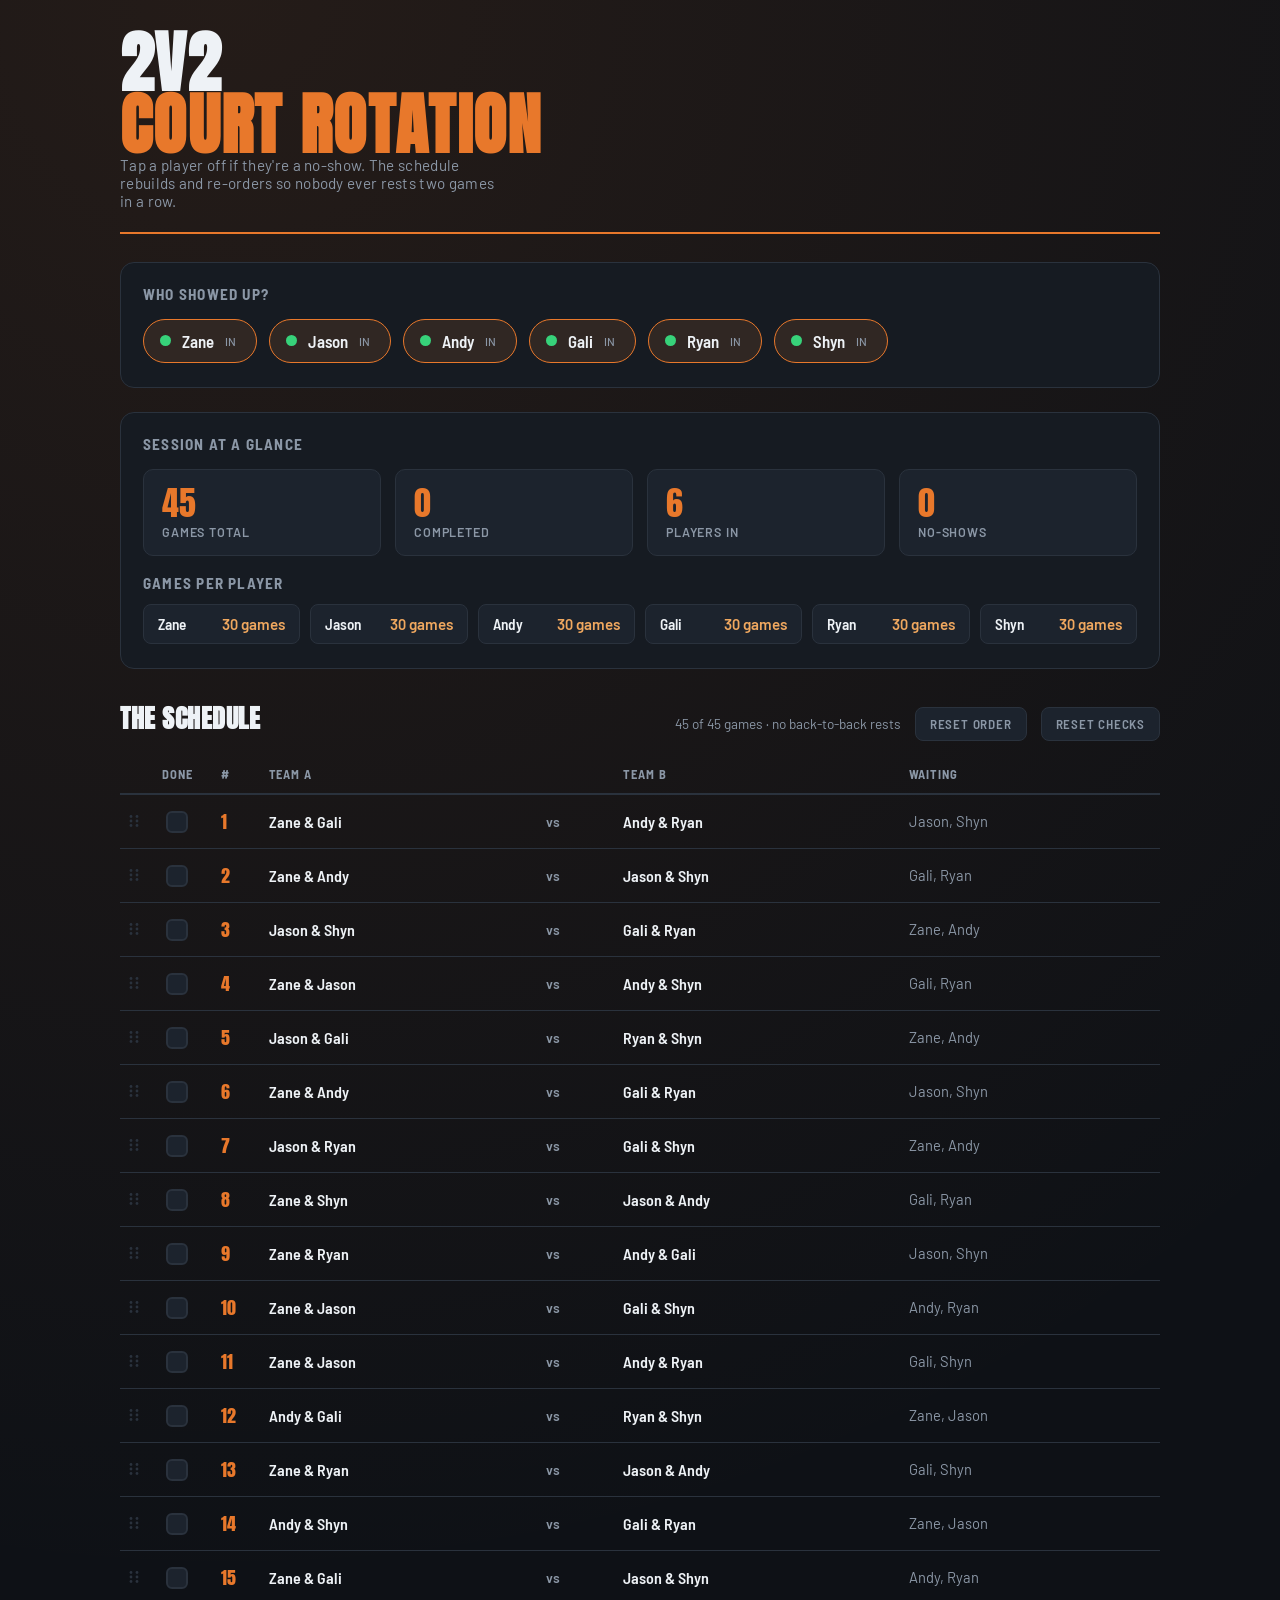
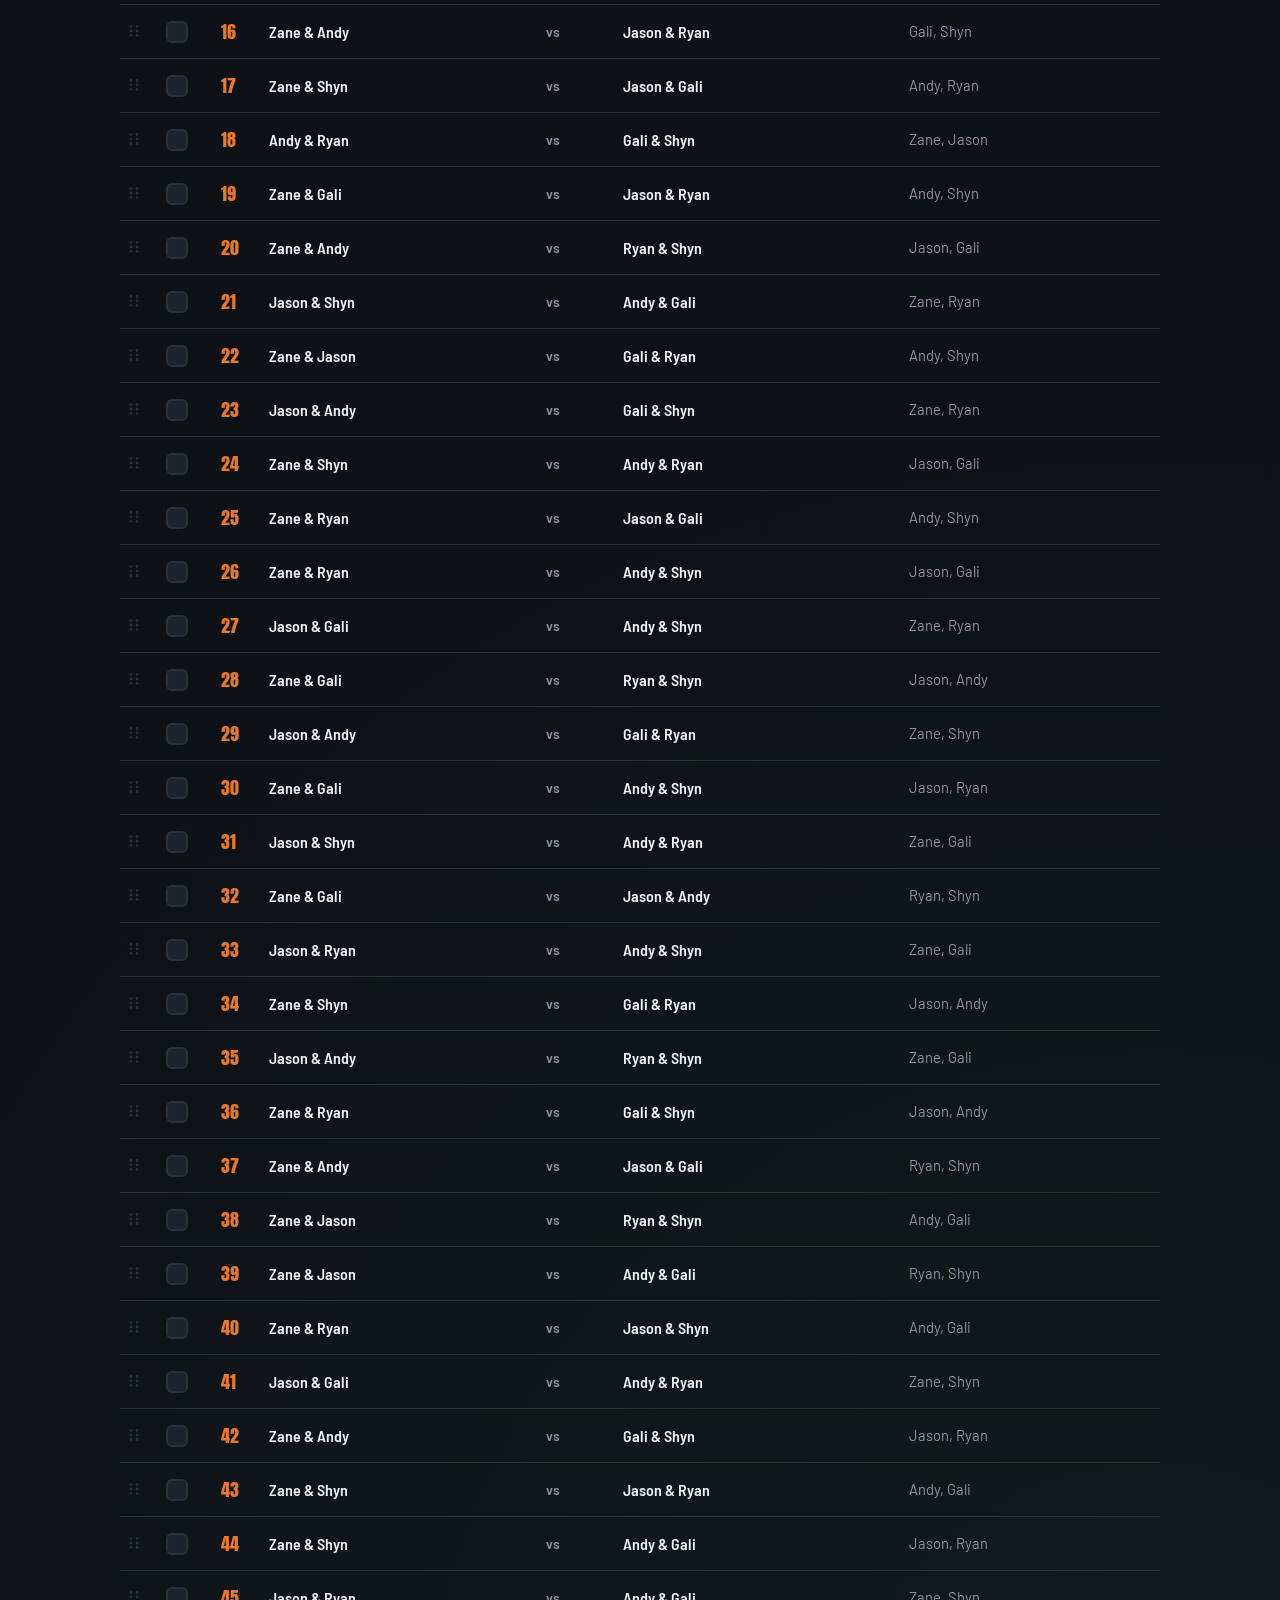
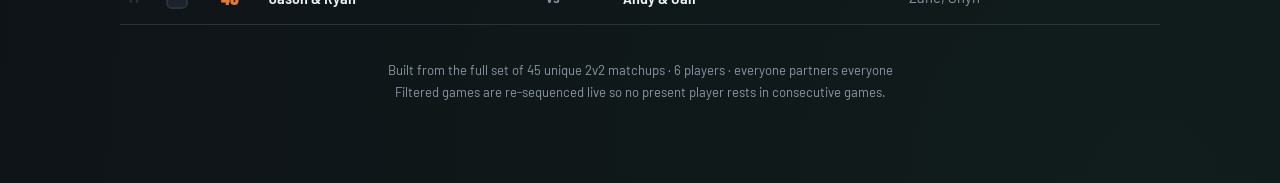
<file: index.html>
<!DOCTYPE html>
<html lang="en">
<head>
<meta charset="UTF-8">
<meta name="viewport" content="width=device-width, initial-scale=1.0">
<title>2v2 Court Rotation</title>
<link rel="manifest" href="manifest.json">
<meta name="theme-color" content="#e8782b">
<meta name="apple-mobile-web-app-capable" content="yes">
<meta name="apple-mobile-web-app-status-bar-style" content="black-translucent">
<meta name="apple-mobile-web-app-title" content="2v2 Court">
<link rel="apple-touch-icon" href="icon.png">
<link rel="preconnect" href="https://fonts.googleapis.com">
<link rel="preconnect" href="https://fonts.gstatic.com" crossorigin>
<link href="https://fonts.googleapis.com/css2?family=Anton&family=Barlow+Semi+Condensed:wght@400;500;600;700&family=Barlow:wght@400;500;600&display=swap" rel="stylesheet">
<style>
  :root{
    --bg:#0e1116;--panel:#161b22;--panel-2:#1c232d;--line:#2a323d;
    --ink:#eef2f6;--muted:#8b97a6;--court:#e8782b;--court-soft:#f0a85f;
    --green:#37d27a;--red:#ef5a5a;
  }
  *{box-sizing:border-box;margin:0;padding:0}
  html{scroll-behavior:smooth}
  body{
    background:var(--bg);color:var(--ink);font-family:'Barlow',sans-serif;
    min-height:100vh;
    background-image:
      radial-gradient(circle at 18% 0%, rgba(232,120,43,.10), transparent 45%),
      radial-gradient(circle at 90% 100%, rgba(55,210,122,.06), transparent 40%);
  }
  .wrap{max-width:1080px;margin:0 auto;padding:32px 20px 80px}
  header{
    border-bottom:2px solid var(--court);padding-bottom:22px;margin-bottom:28px;
    display:flex;flex-wrap:wrap;align-items:flex-end;justify-content:space-between;gap:16px;
  }
  h1{font-family:'Anton',sans-serif;font-size:clamp(2.4rem,6vw,4.2rem);
    letter-spacing:.02em;line-height:.92;text-transform:uppercase}
  h1 .accent{color:var(--court);display:block}
  .sub{color:var(--muted);font-size:.95rem;max-width:380px;letter-spacing:.02em}
  .panel{background:var(--panel);border:1px solid var(--line);border-radius:14px;
    padding:22px 22px 24px;margin-bottom:24px}
  .panel h2{font-family:'Barlow Semi Condensed',sans-serif;font-weight:700;
    text-transform:uppercase;letter-spacing:.08em;font-size:.95rem;color:var(--muted);margin-bottom:16px}
  .roster{display:flex;flex-wrap:wrap;gap:12px}
  .chip{position:relative;display:flex;align-items:center;gap:11px;background:var(--panel-2);
    border:1.5px solid var(--line);border-radius:999px;padding:11px 20px 11px 16px;
    cursor:pointer;user-select:none;transition:all .16s ease;
    font-family:'Barlow Semi Condensed',sans-serif;font-weight:600;font-size:1.05rem}
  .chip:hover{border-color:var(--court-soft);transform:translateY(-1px)}
  .chip .dot{width:11px;height:11px;border-radius:50%;background:var(--red);
    transition:background .16s ease;flex-shrink:0}
  .chip.on{border-color:var(--court);background:rgba(232,120,43,.12)}
  .chip.on .dot{background:var(--green)}
  .chip input{position:absolute;opacity:0;pointer-events:none}
  .chip .status{font-size:.72rem;color:var(--muted);font-family:'Barlow',sans-serif;font-weight:500}
  .stats{display:grid;grid-template-columns:repeat(auto-fit,minmax(140px,1fr));gap:14px;margin-top:4px}
  .stat{background:var(--panel-2);border:1px solid var(--line);border-radius:10px;padding:16px 18px}
  .stat .num{font-family:'Anton',sans-serif;font-size:2.1rem;color:var(--court);line-height:1}
  .stat .lbl{color:var(--muted);font-size:.78rem;text-transform:uppercase;
    letter-spacing:.07em;margin-top:6px;font-weight:600}
  .load-grid{display:grid;grid-template-columns:repeat(auto-fit,minmax(150px,1fr));gap:10px}
  .load-row{display:flex;align-items:center;justify-content:space-between;background:var(--panel-2);
    border:1px solid var(--line);border-radius:8px;padding:10px 14px;font-size:.95rem}
  .load-row .name{font-family:'Barlow Semi Condensed',sans-serif;font-weight:600}
  .load-row .v{color:var(--court-soft);font-weight:600;font-variant-numeric:tabular-nums}
  .table-head{display:flex;align-items:baseline;justify-content:space-between;
    margin:30px 0 14px;flex-wrap:wrap;gap:8px}
  .table-head h2{font-family:'Anton',sans-serif;font-size:1.6rem;text-transform:uppercase;
    letter-spacing:.02em;color:var(--ink)}
  .table-head .hint{color:var(--muted);font-size:.85rem}
  .table-head .hint.warn{color:var(--court-soft)}
  .btn{background:var(--panel-2);border:1px solid var(--line);color:var(--muted);
    font-family:'Barlow Semi Condensed',sans-serif;font-weight:600;font-size:.82rem;
    text-transform:uppercase;letter-spacing:.06em;padding:8px 14px;border-radius:8px;cursor:pointer;
    transition:all .15s ease}
  .btn:hover{border-color:var(--court);color:var(--court)}
  table{width:100%;border-collapse:collapse;font-variant-numeric:tabular-nums}
  thead th{text-align:left;font-family:'Barlow Semi Condensed',sans-serif;text-transform:uppercase;
    letter-spacing:.07em;font-size:.78rem;color:var(--muted);padding:12px 14px;
    border-bottom:2px solid var(--line)}
  tbody td{padding:13px 14px;border-bottom:1px solid var(--line);font-size:1rem}
  tbody tr{transition:background .12s ease}
  tbody tr:hover{background:rgba(255,255,255,.025)}
  tbody tr.done{opacity:.42}
  tbody tr.done .team{text-decoration:line-through}
  .g-num{font-family:'Anton',sans-serif;color:var(--court);font-size:1.1rem;width:48px}
  .team{font-family:'Barlow Semi Condensed',sans-serif;font-weight:600}
  .vs{color:var(--muted);font-weight:600;padding:0 6px;font-size:.85rem}
  .wait{color:var(--muted);font-size:.92rem}
  .chk{width:46px;text-align:center}
  .chk input{
    appearance:none;-webkit-appearance:none;width:22px;height:22px;border-radius:6px;
    border:2px solid var(--line);background:var(--panel-2);cursor:pointer;
    position:relative;transition:all .15s ease;vertical-align:middle}
  .chk input:hover{border-color:var(--court-soft)}
  .chk input:checked{background:var(--green);border-color:var(--green)}
  .chk input:checked::after{content:"";position:absolute;left:6px;top:2px;width:6px;height:11px;
    border:solid #0e1116;border-width:0 3px 3px 0;transform:rotate(45deg)}
  .drag-h{width:28px;text-align:center;padding:0 4px!important;cursor:grab;
    touch-action:none;color:var(--line);transition:color .12s ease}
  .drag-h:active{cursor:grabbing}
  .drag-h:hover{color:var(--muted)}
  tbody tr.dragging{opacity:.3;background:rgba(232,120,43,.06)}
  tbody tr.drag-above{border-top:2px solid var(--court)}
  tbody tr.drag-below{border-bottom:2px solid var(--court)}
  .empty{text-align:center;padding:50px 20px;color:var(--muted);
    font-family:'Barlow Semi Condensed',sans-serif;font-size:1.1rem}
  footer{margin-top:34px;color:var(--muted);font-size:.82rem;text-align:center;line-height:1.7}

  /* ── Install button (Android/Chrome) ── */
  #installBtn{
    display:none;align-items:center;gap:9px;background:var(--court);color:#fff;
    border:none;border-radius:10px;padding:10px 18px;cursor:pointer;
    font-family:'Barlow Semi Condensed',sans-serif;font-weight:700;font-size:.95rem;
    letter-spacing:.04em;text-transform:uppercase;transition:opacity .15s ease;
  }
  #installBtn:hover{opacity:.88}
  #installBtn svg{flex-shrink:0}

  @media(max-width:560px){
    .vs{display:block;padding:2px 0}
    tbody td{padding:11px 7px;font-size:.92rem}
    thead th{padding:10px 7px}
  }
</style>
</head>
<body>
<div class="wrap">

  <header>
    <div>
      <h1>2v2<span class="accent">Court Rotation</span></h1>
      <p class="sub">Tap a player off if they're a no-show. The schedule rebuilds and re-orders so nobody ever rests two games in a row.</p>
    </div>
    <button id="installBtn" aria-label="Install app">
      <svg width="18" height="18" viewBox="0 0 18 18" fill="none" stroke="currentColor" stroke-width="2" stroke-linecap="round" stroke-linejoin="round">
        <path d="M9 2v9M5 7l4 4 4-4"/><rect x="2" y="12" width="14" height="4" rx="1"/>
      </svg>
      Add to Home Screen
    </button>
  </header>

  <div class="panel">
    <h2>Who showed up?</h2>
    <div class="roster" id="roster"></div>
  </div>

  <div class="panel">
    <h2>Session at a glance</h2>
    <div class="stats" id="stats"></div>
    <div style="margin-top:18px">
      <h2 style="margin-bottom:12px">Games per player</h2>
      <div class="load-grid" id="load"></div>
    </div>
  </div>

  <div class="table-head">
    <h2>The Schedule</h2>
    <div style="display:flex;align-items:center;gap:14px">
      <span class="hint" id="hint"></span>
      <button class="btn" id="resetOrderBtn">Reset order</button>
      <button class="btn" id="resetBtn">Reset checks</button>
    </div>
  </div>
  <table>
    <thead>
      <tr><th class="drag-h"></th><th class="chk">Done</th><th>#</th><th>Team A</th><th></th><th>Team B</th><th>Waiting</th></tr>
    </thead>
    <tbody id="rows"></tbody>
  </table>

  <footer>
    Built from the full set of 45 unique 2v2 matchups · 6 players · everyone partners everyone<br>
    Filtered games are re-sequenced live so no present player rests in consecutive games.
  </footer>
</div>

<script>
const PLAYERS = ["Zane","Jason","Andy","Gali","Ryan","Shyn"];
const N = {1:"Zane",2:"Jason",3:"Andy",4:"Gali",5:"Ryan",6:"Shyn"};
const RAW = [
 [[1,3],[4,6],[2,5]],[[1,5],[2,6],[3,4]],[[2,3],[4,5],[1,6]],[[1,6],[2,5],[3,4]],
 [[1,4],[3,6],[2,5]],[[2,4],[3,5],[1,6]],[[1,2],[5,6],[3,4]],[[1,6],[3,4],[2,5]],
 [[2,5],[3,4],[1,6]],[[1,3],[2,6],[4,5]],[[3,6],[4,5],[1,2]],[[1,2],[4,5],[3,6]],
 [[1,6],[2,3],[4,5]],[[3,4],[5,6],[1,2]],[[1,4],[2,5],[3,6]],[[1,2],[3,6],[4,5]],
 [[3,5],[4,6],[1,2]],[[1,5],[2,4],[3,6]],[[2,4],[3,6],[1,5]],[[1,6],[4,5],[2,3]],
 [[1,5],[2,3],[4,6]],[[2,6],[3,4],[1,5]],[[1,5],[4,6],[2,3]],[[1,2],[3,5],[4,6]],
 [[2,3],[4,6],[1,5]],[[1,4],[5,6],[2,3]],[[1,3],[2,5],[4,6]],[[1,2],[4,6],[3,5]],
 [[1,5],[3,4],[2,6]],[[2,6],[3,5],[1,4]],[[1,4],[2,6],[3,5]],[[2,5],[3,6],[1,4]],
 [[1,4],[3,5],[2,6]],[[1,6],[2,4],[3,5]],[[2,3],[5,6],[1,4]],[[1,3],[4,5],[2,6]],
 [[2,6],[4,5],[1,3]],[[1,2],[3,4],[5,6]],[[1,6],[3,5],[2,4]],[[1,3],[2,4],[5,6]],
 [[1,3],[5,6],[2,4]],[[2,4],[5,6],[1,3]],[[1,5],[3,6],[2,4]],[[2,5],[4,6],[1,3]],
 [[1,4],[2,3],[5,6]]
];
const GAMES = RAW.map((g,idx) => ({
  id:idx,
  A:[N[g[0][0]],N[g[0][1]]],
  B:[N[g[1][0]],N[g[1][1]]],
  W:[N[g[2][0]],N[g[2][1]]]
}));

const present = new Set(PLAYERS);
const completed = new Set();
let userOrder = null; // array of game IDs set by drag; null = auto-sort

/* Re-sequence so no PRESENT player rests in two consecutive games.
   Backtracking + most-constrained heuristic + randomized restarts;
   greedy best-effort fallback if a clean ordering can't be found. */
function resequence(list){
  const n = list.length;
  if(n <= 1) return {order:list.slice(), clean:true};
  const rest = list.map(g => g.W.filter(x => present.has(x)));
  const disjoint = (a,b) => !a.some(x => b.includes(x));

  function attempt(seed){
    const used = new Array(n).fill(false);
    const order = [];
    const jit = new Array(n);
    let steps = 0, rnd = seed;
    const rand = () => (rnd = (rnd*1103515245 + 12345) & 0x7fffffff) / 0x7fffffff;
    function bt(prev){
      if(order.length === n) return true;
      if(++steps > 400000) return false;
      const cands = [];
      for(let i=0;i<n;i++){
        if(used[i]) continue;
        if(prev === null || disjoint(prev, rest[i])) cands.push(i);
      }
      if(!cands.length) return false;
      cands.forEach(i => jit[i] = rand());
      cands.sort((a,b)=>{
        let ca=0, cb=0;
        for(let j=0;j<n;j++){
          if(used[j]||j===a||j===b) continue;
          if(disjoint(rest[a],rest[j])) ca++;
          if(disjoint(rest[b],rest[j])) cb++;
        }
        return (ca-cb) || (jit[a]-jit[b]);
      });
      for(const i of cands){
        used[i]=true; order.push(i);
        if(bt(rest[i])) return true;
        used[i]=false; order.pop();
      }
      return false;
    }
    return bt(null) ? order : null;
  }

  for(let s=1;s<=24;s++){
    const ord = attempt(s*7919 + 13);
    if(ord) return {order:ord.map(i=>list[i]), clean:true};
  }
  const used=new Array(n).fill(false), order=[];
  let prev=null;
  for(let k=0;k<n;k++){
    let best=-1,bestBad=99;
    for(let i=0;i<n;i++){
      if(used[i])continue;
      const bad = (prev && !disjoint(prev,rest[i]))?1:0;
      if(bad<bestBad){bestBad=bad;best=i;if(bad===0)break;}
    }
    used[best]=true;order.push(best);prev=rest[best];
  }
  return {order:order.map(i=>list[i]), clean:false};
}

const roster = document.getElementById('roster');
PLAYERS.forEach(p=>{
  const lab=document.createElement('label');
  lab.className='chip on';
  lab.innerHTML=`<input type="checkbox" checked data-p="${p}">
    <span class="dot"></span><span>${p}</span><span class="status">IN</span>`;
  const cb=lab.querySelector('input');
  cb.addEventListener('change',()=>{
    if(cb.checked){present.add(p);lab.classList.add('on');lab.querySelector('.status').textContent='IN';}
    else{present.delete(p);lab.classList.remove('on');lab.querySelector('.status').textContent='OUT';}
    userOrder = null; // player change → reset to auto-sort
    render();
  });
  roster.appendChild(lab);
});

document.getElementById('resetBtn').addEventListener('click',()=>{
  completed.clear(); render();
});
document.getElementById('resetOrderBtn').addEventListener('click',()=>{
  userOrder = null; render();
});

const GRIP = `<svg width="14" height="14" viewBox="0 0 14 14" fill="currentColor">
  <circle cx="4" cy="2.5" r="1.4"/><circle cx="10" cy="2.5" r="1.4"/>
  <circle cx="4" cy="7"   r="1.4"/><circle cx="10" cy="7"   r="1.4"/>
  <circle cx="4" cy="11.5" r="1.4"/><circle cx="10" cy="11.5" r="1.4"/>
</svg>`;

function getSeq(valid){
  if(!userOrder) return resequence(valid);
  const validSet = new Set(valid.map(g=>g.id));
  const seen = new Set(userOrder);
  const ordered = userOrder.filter(id=>validSet.has(id)).map(id=>GAMES[id]);
  // Append any newly-valid games not yet in user order
  valid.forEach(g=>{ if(!seen.has(g.id)) ordered.push(g); });
  return {order:ordered, clean:false, manual:true};
}

function renumber(tbody){
  tbody.querySelectorAll('tr[data-gid]').forEach((tr,i)=>{
    tr.querySelector('.g-num').textContent = i+1;
  });
}

function render(){
  const playable = g => g.A.concat(g.B).every(x=>present.has(x));
  const valid = GAMES.filter(playable);
  const {order:seq, clean, manual} = getSeq(valid);

  const counts={}; PLAYERS.forEach(p=>counts[p]=0);
  seq.forEach(g=>g.A.concat(g.B).forEach(x=>counts[x]++));
  const playing=[...present];
  const doneCount = seq.filter(g=>completed.has(g.id)).length;

  document.getElementById('stats').innerHTML=`
    <div class="stat"><div class="num">${seq.length}</div><div class="lbl">Games total</div></div>
    <div class="stat"><div class="num">${doneCount}</div><div class="lbl">Completed</div></div>
    <div class="stat"><div class="num">${playing.length}</div><div class="lbl">Players in</div></div>
    <div class="stat"><div class="num">${6-playing.length}</div><div class="lbl">No-shows</div></div>`;

  document.getElementById('load').innerHTML = playing.length
    ? playing.map(p=>`<div class="load-row"><span class="name">${p}</span><span class="v">${counts[p]} games</span></div>`).join('')
    : `<div class="load-row"><span class="name">No players selected</span></div>`;

  const hint=document.getElementById('hint');
  if(playing.length<4){
    hint.textContent="Need at least 4 players for 2v2."; hint.className="hint warn";
  }else if(manual){
    hint.textContent=`${seq.length} games · custom order`;  hint.className="hint";
  }else if(!clean){
    hint.textContent=`${seq.length} games · couldn't fully avoid back-to-back rests here`;
    hint.className="hint warn";
  }else{
    hint.textContent=`${seq.length} of 45 games · no back-to-back rests`;
    hint.className="hint";
  }

  const tbody=document.getElementById('rows');
  if(seq.length===0){
    tbody.innerHTML=`<tr><td colspan="7" class="empty">${
      playing.length<4 ? "Select at least 4 players to generate games."
      : "No games match this group."}</td></tr>`;
    return;
  }
  tbody.innerHTML=seq.map((g,i)=>`
    <tr data-gid="${g.id}" class="${completed.has(g.id)?'done':''}">
      <td class="drag-h">${GRIP}</td>
      <td class="chk"><input type="checkbox" data-id="${g.id}" ${completed.has(g.id)?'checked':''}></td>
      <td class="g-num">${i+1}</td>
      <td class="team">${g.A[0]} &amp; ${g.A[1]}</td>
      <td class="vs">vs</td>
      <td class="team">${g.B[0]} &amp; ${g.B[1]}</td>
      <td class="wait">${g.W.filter(x=>present.has(x)).join(', ')||'—'}</td>
    </tr>`).join('');

  tbody.querySelectorAll('input[type=checkbox]').forEach(cb=>{
    cb.addEventListener('change',()=>{
      const id=+cb.dataset.id;
      if(cb.checked) completed.add(id); else completed.delete(id);
      cb.closest('tr').classList.toggle('done',cb.checked);
      const dc=seq.filter(g=>completed.has(g.id)).length;
      document.querySelectorAll('.stat .num')[1].textContent=dc;
    });
  });

  initDragSort(tbody);
}

function initDragSort(tbody){
  let dragging = null;

  tbody.addEventListener('pointerdown', e=>{
    const handle = e.target.closest('.drag-h');
    if(!handle) return;
    const row = handle.closest('tr[data-gid]');
    if(!row) return;
    e.preventDefault();
    dragging = row;
    dragging.classList.add('dragging');
    document.addEventListener('pointermove', onMove, {passive:false});
    document.addEventListener('pointerup', onUp);
    document.addEventListener('pointercancel', onUp);
  });

  function onMove(e){
    if(!dragging) return;
    e.preventDefault();
    // Find row under pointer by comparing clientY to each row's bounding rect
    const rows = [...tbody.querySelectorAll('tr[data-gid]')];
    let target = null, insertBefore = false;
    for(const r of rows){
      if(r === dragging) continue;
      const rect = r.getBoundingClientRect();
      if(e.clientY >= rect.top && e.clientY <= rect.bottom){
        target = r;
        insertBefore = e.clientY < rect.top + rect.height / 2;
        break;
      }
    }
    rows.forEach(r=>r.classList.remove('drag-above','drag-below'));
    if(target){
      target.classList.add(insertBefore ? 'drag-above' : 'drag-below');
      if(insertBefore) tbody.insertBefore(dragging, target);
      else             tbody.insertBefore(dragging, target.nextSibling);
    }
  }

  function onUp(){
    if(!dragging) return;
    dragging.classList.remove('dragging');
    tbody.querySelectorAll('tr').forEach(r=>r.classList.remove('drag-above','drag-below'));
    userOrder = [...tbody.querySelectorAll('tr[data-gid]')].map(r=>+r.dataset.gid);
    renumber(tbody);
    // Update hint to show custom order
    const hint=document.getElementById('hint');
    hint.textContent=`${userOrder.length} games · custom order`;
    hint.className='hint';
    dragging = null;
    document.removeEventListener('pointermove', onMove);
    document.removeEventListener('pointerup', onUp);
    document.removeEventListener('pointercancel', onUp);
  }
}

render();

/* ── PWA: service worker + install prompt ── */
(function(){
  /* Service worker for offline caching (required for Android install prompt) */
  if('serviceWorker' in navigator){
    navigator.serviceWorker.register('sw.js');
  }

  /* Android / Chrome — one tap installs the app automatically */
  let deferredPrompt=null;
  window.addEventListener('beforeinstallprompt',e=>{
    e.preventDefault();
    deferredPrompt=e;
    document.getElementById('installBtn').style.display='flex';
  });
  document.getElementById('installBtn').addEventListener('click',async()=>{
    if(!deferredPrompt) return;
    deferredPrompt.prompt();
    const{outcome}=await deferredPrompt.userChoice;
    deferredPrompt=null;
    if(outcome==='accepted') document.getElementById('installBtn').style.display='none';
  });
  window.addEventListener('appinstalled',()=>{
    document.getElementById('installBtn').style.display='none';
  });
})();
</script>
</body>
</html>
</file>
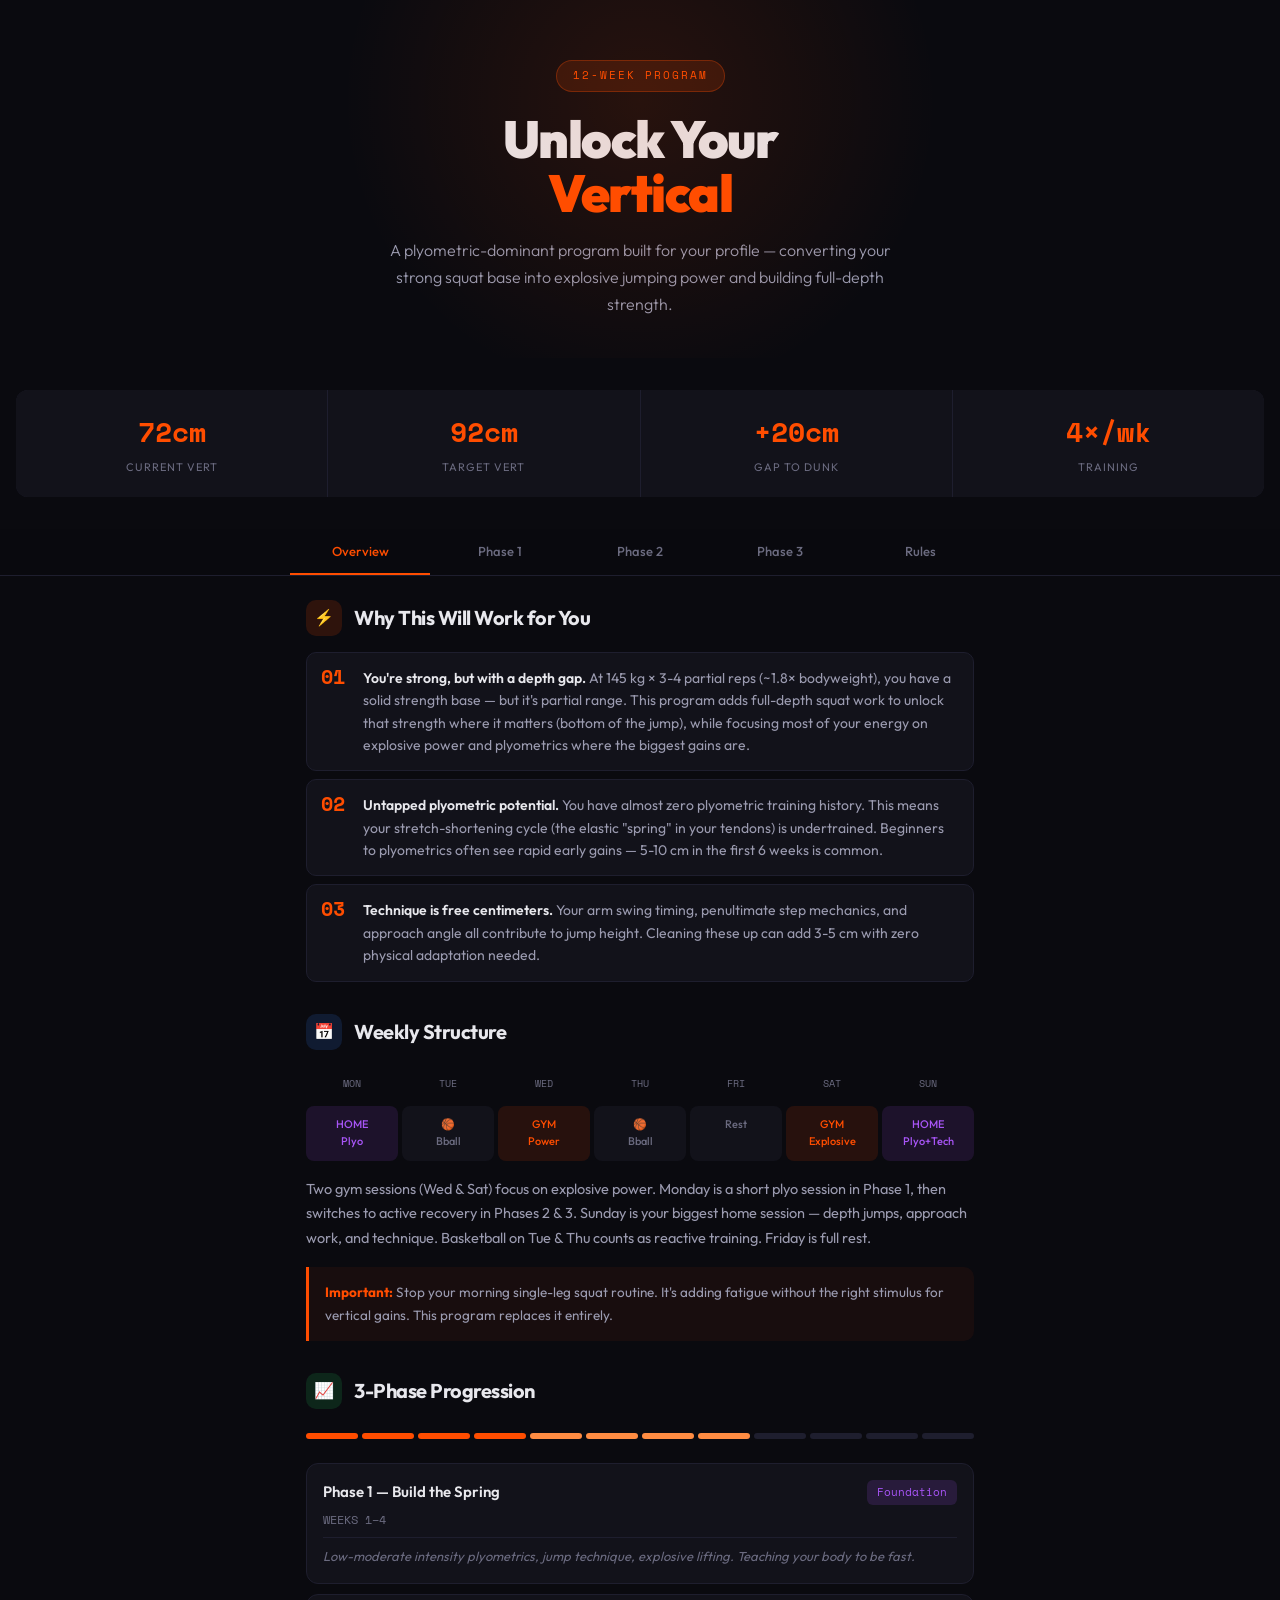
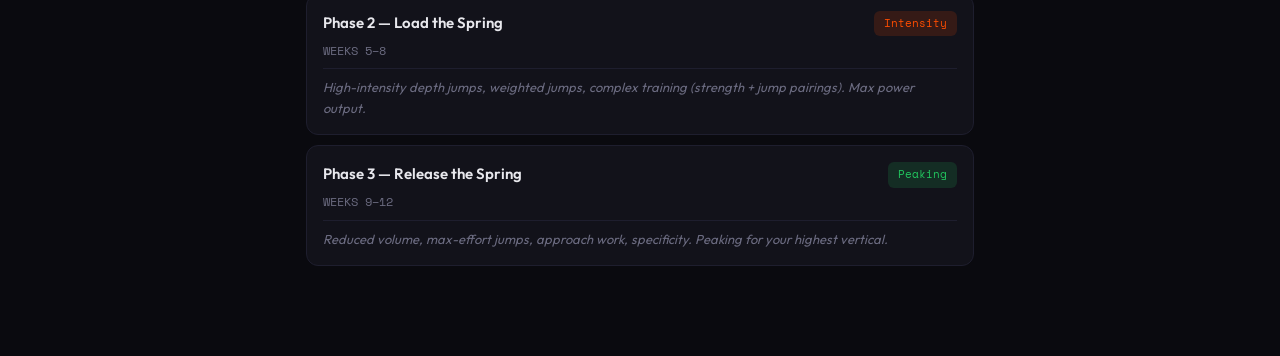
<file: vertical-program_1.html>
<!DOCTYPE html>
<html lang="en">
<head>
<meta charset="UTF-8">
<meta name="viewport" content="width=device-width, initial-scale=1.0">
<title>Vertical Jump Program</title>
<link href="https://fonts.googleapis.com/css2?family=Outfit:wght@300;400;500;600;700;800;900&family=Space+Mono:wght@400;700&display=swap" rel="stylesheet">
<style>
  :root {
    --bg: #0a0a0f;
    --card: #12121a;
    --card-hover: #1a1a26;
    --border: #1e1e2e;
    --accent: #ff4d00;
    --accent-glow: rgba(255, 77, 0, 0.15);
    --accent2: #ff8c42;
    --green: #22c55e;
    --blue: #3b82f6;
    --purple: #a855f7;
    --text: #e8e8ed;
    --text-dim: #6b6b80;
    --text-mid: #9b9bb0;
  }

  * { margin: 0; padding: 0; box-sizing: border-box; }

  body {
    background: var(--bg);
    color: var(--text);
    font-family: 'Outfit', sans-serif;
    line-height: 1.6;
    overflow-x: hidden;
  }

  .hero {
    position: relative;
    padding: 60px 24px 40px;
    text-align: center;
    overflow: hidden;
  }

  .hero::before {
    content: '';
    position: absolute;
    top: -200px;
    left: 50%;
    transform: translateX(-50%);
    width: 600px;
    height: 600px;
    background: radial-gradient(circle, rgba(255,77,0,0.12) 0%, transparent 70%);
    pointer-events: none;
  }

  .tag {
    display: inline-block;
    font-family: 'Space Mono', monospace;
    font-size: 11px;
    letter-spacing: 2px;
    text-transform: uppercase;
    color: var(--accent);
    border: 1px solid rgba(255,77,0,0.3);
    padding: 6px 16px;
    border-radius: 100px;
    margin-bottom: 20px;
    background: var(--accent-glow);
  }

  h1 {
    font-size: clamp(32px, 6vw, 52px);
    font-weight: 900;
    line-height: 1.05;
    letter-spacing: -1.5px;
    margin-bottom: 16px;
  }

  h1 .highlight {
    color: var(--accent);
    position: relative;
  }

  .hero-sub {
    color: var(--text-mid);
    font-size: 16px;
    max-width: 520px;
    margin: 0 auto;
    font-weight: 300;
  }

  /* Stats Strip */
  .stats {
    display: grid;
    grid-template-columns: repeat(4, 1fr);
    gap: 1px;
    background: var(--border);
    margin: 32px 16px;
    border-radius: 12px;
    overflow: hidden;
  }

  .stat {
    background: var(--card);
    padding: 20px 12px;
    text-align: center;
  }

  .stat-val {
    font-family: 'Space Mono', monospace;
    font-size: clamp(20px, 4vw, 28px);
    font-weight: 700;
    color: var(--accent);
  }

  .stat-label {
    font-size: 11px;
    text-transform: uppercase;
    letter-spacing: 1px;
    color: var(--text-dim);
    margin-top: 4px;
  }

  /* Tabs */
  .tabs-container {
    position: sticky;
    top: 0;
    z-index: 100;
    background: rgba(10,10,15,0.92);
    backdrop-filter: blur(16px);
    border-bottom: 1px solid var(--border);
    padding: 0 16px;
  }

  .tabs {
    display: flex;
    gap: 0;
    overflow-x: auto;
    scrollbar-width: none;
    max-width: 700px;
    margin: 0 auto;
  }

  .tabs::-webkit-scrollbar { display: none; }

  .tab {
    flex: 1;
    padding: 14px 8px;
    font-size: 13px;
    font-weight: 500;
    color: var(--text-dim);
    border: none;
    background: none;
    cursor: pointer;
    border-bottom: 2px solid transparent;
    transition: all 0.2s;
    white-space: nowrap;
    font-family: 'Outfit', sans-serif;
  }

  .tab.active {
    color: var(--accent);
    border-bottom-color: var(--accent);
  }

  .tab:hover { color: var(--text); }

  /* Content */
  .content {
    max-width: 700px;
    margin: 0 auto;
    padding: 24px 16px 80px;
  }

  .panel { display: none; }
  .panel.active { display: block; }

  /* Section Headers */
  .section-head {
    display: flex;
    align-items: center;
    gap: 12px;
    margin: 32px 0 16px;
  }

  .section-head:first-child { margin-top: 0; }

  .section-icon {
    width: 36px;
    height: 36px;
    border-radius: 10px;
    display: flex;
    align-items: center;
    justify-content: center;
    font-size: 16px;
    flex-shrink: 0;
  }

  .section-icon.orange { background: rgba(255,77,0,0.15); }
  .section-icon.green { background: rgba(34,197,94,0.15); }
  .section-icon.blue { background: rgba(59,130,246,0.15); }
  .section-icon.purple { background: rgba(168,85,247,0.15); }

  h2 {
    font-size: 20px;
    font-weight: 700;
    letter-spacing: -0.5px;
  }

  h3 {
    font-size: 15px;
    font-weight: 600;
    color: var(--text-mid);
    margin: 24px 0 10px;
    text-transform: uppercase;
    letter-spacing: 0.5px;
  }

  p, li {
    color: var(--text-mid);
    font-size: 14.5px;
    line-height: 1.7;
  }

  p { margin-bottom: 12px; }

  /* Exercise Cards */
  .exercise {
    background: var(--card);
    border: 1px solid var(--border);
    border-radius: 12px;
    padding: 16px;
    margin-bottom: 10px;
    transition: background 0.2s;
  }

  .exercise:hover { background: var(--card-hover); }

  .ex-top {
    display: flex;
    justify-content: space-between;
    align-items: flex-start;
    gap: 12px;
  }

  .ex-name {
    font-weight: 600;
    font-size: 15px;
    color: var(--text);
  }

  .ex-badge {
    font-family: 'Space Mono', monospace;
    font-size: 11px;
    padding: 4px 10px;
    border-radius: 6px;
    white-space: nowrap;
    flex-shrink: 0;
  }

  .ex-badge.power { background: rgba(255,77,0,0.15); color: var(--accent); }
  .ex-badge.plyo { background: rgba(168,85,247,0.15); color: var(--purple); }
  .ex-badge.strength { background: rgba(59,130,246,0.15); color: var(--blue); }
  .ex-badge.technique { background: rgba(34,197,94,0.15); color: var(--green); }

  .ex-detail {
    font-family: 'Space Mono', monospace;
    font-size: 12px;
    color: var(--text-dim);
    margin-top: 6px;
  }

  .ex-note {
    font-size: 13px;
    color: var(--text-dim);
    margin-top: 8px;
    padding-top: 8px;
    border-top: 1px solid var(--border);
    font-style: italic;
  }

  /* Day Cards */
  .day-card {
    background: var(--card);
    border: 1px solid var(--border);
    border-radius: 14px;
    overflow: hidden;
    margin-bottom: 16px;
  }

  .day-header {
    padding: 16px;
    display: flex;
    justify-content: space-between;
    align-items: center;
    cursor: pointer;
    user-select: none;
    transition: background 0.2s;
  }

  .day-header:hover { background: var(--card-hover); }

  .day-title {
    font-weight: 700;
    font-size: 16px;
  }

  .day-type {
    font-size: 12px;
    color: var(--text-dim);
    margin-top: 2px;
  }

  .day-duration {
    font-family: 'Space Mono', monospace;
    font-size: 12px;
    color: var(--accent2);
    background: rgba(255,140,66,0.1);
    padding: 4px 10px;
    border-radius: 6px;
  }

  .day-body {
    padding: 0 16px 16px;
    display: none;
  }

  .day-body.open { display: block; }

  .chevron {
    transition: transform 0.3s;
    color: var(--text-dim);
    font-size: 18px;
  }

  .chevron.open { transform: rotate(180deg); }

  /* Phase indicator */
  .phase-banner {
    background: linear-gradient(135deg, rgba(255,77,0,0.1), rgba(255,140,66,0.05));
    border: 1px solid rgba(255,77,0,0.2);
    border-radius: 12px;
    padding: 20px;
    margin-bottom: 20px;
  }

  .phase-banner h2 {
    font-size: 22px;
    margin-bottom: 4px;
  }

  .phase-banner .phase-weeks {
    font-family: 'Space Mono', monospace;
    font-size: 12px;
    color: var(--accent);
  }

  .phase-banner p {
    margin-top: 8px;
    margin-bottom: 0;
  }

  /* Progress Visual */
  .progress-track {
    display: flex;
    gap: 4px;
    margin: 24px 0;
  }

  .progress-block {
    flex: 1;
    height: 6px;
    border-radius: 3px;
    background: var(--border);
  }

  .progress-block.filled { background: var(--accent); }
  .progress-block.half { background: var(--accent2); }

  /* Key Points */
  .key-point {
    display: flex;
    gap: 12px;
    padding: 14px;
    background: var(--card);
    border: 1px solid var(--border);
    border-radius: 10px;
    margin-bottom: 8px;
  }

  .kp-num {
    font-family: 'Space Mono', monospace;
    font-size: 20px;
    font-weight: 700;
    color: var(--accent);
    line-height: 1;
    flex-shrink: 0;
    width: 30px;
  }

  .kp-text {
    font-size: 14px;
    color: var(--text-mid);
    line-height: 1.6;
  }

  .kp-text strong { color: var(--text); font-weight: 600; }

  /* Week table */
  .week-grid {
    display: grid;
    grid-template-columns: repeat(7, 1fr);
    gap: 4px;
    margin: 16px 0;
  }

  .week-cell {
    text-align: center;
    padding: 10px 4px;
    border-radius: 8px;
    font-size: 11px;
    font-weight: 500;
  }

  .week-cell.header {
    color: var(--text-dim);
    font-family: 'Space Mono', monospace;
    font-size: 10px;
    text-transform: uppercase;
  }

  .week-cell.gym { background: rgba(255,77,0,0.12); color: var(--accent); }
  .week-cell.home { background: rgba(168,85,247,0.12); color: var(--purple); }
  .week-cell.rest { background: var(--card); color: var(--text-dim); }

  /* Warning Box */
  .warn-box {
    background: rgba(255,77,0,0.06);
    border-left: 3px solid var(--accent);
    padding: 14px 16px;
    border-radius: 0 10px 10px 0;
    margin: 16px 0;
  }

  .warn-box p { margin: 0; font-size: 13.5px; }
  .warn-box strong { color: var(--accent); }

  /* Responsive */
  @media (max-width: 480px) {
    .stats { grid-template-columns: repeat(2, 1fr); }
    .week-grid { font-size: 10px; }
  }

  /* Animations */
  @keyframes fadeUp {
    from { opacity: 0; transform: translateY(16px); }
    to { opacity: 1; transform: translateY(0); }
  }

  .hero { animation: fadeUp 0.6s ease-out; }
  .stats { animation: fadeUp 0.6s ease-out 0.1s both; }
  .tabs-container { animation: fadeUp 0.4s ease-out 0.2s both; }
  .content { animation: fadeUp 0.5s ease-out 0.3s both; }

  .ex-video {
    display: inline-block;
    font-size: 11px;
    color: #ff4d00;
    text-decoration: none;
    margin-top: 6px;
    padding: 3px 8px;
    border: 1px solid rgba(255,77,0,0.25);
    border-radius: 5px;
    transition: all 0.2s;
    font-family: 'Space Mono', monospace;
  }
  .ex-video:hover { background: rgba(255,77,0,0.1); }
  .ex-video::before { content: '▶ '; font-size: 9px; }
</style>
</head>
<body>

<div class="hero">
  <div class="tag">12-Week Program</div>
  <h1>Unlock Your<br><span class="highlight">Vertical</span></h1>
  <p class="hero-sub">A plyometric-dominant program built for your profile — converting your strong squat base into explosive jumping power and building full-depth strength.</p>
</div>

<div class="stats">
  <div class="stat">
    <div class="stat-val">72cm</div>
    <div class="stat-label">Current Vert</div>
  </div>
  <div class="stat">
    <div class="stat-val">92cm</div>
    <div class="stat-label">Target Vert</div>
  </div>
  <div class="stat">
    <div class="stat-val">+20cm</div>
    <div class="stat-label">Gap to Dunk</div>
  </div>
  <div class="stat">
    <div class="stat-val">4×/wk</div>
    <div class="stat-label">Training</div>
  </div>
</div>

<div class="tabs-container">
  <div class="tabs">
    <button class="tab active" onclick="showTab('overview')">Overview</button>
    <button class="tab" onclick="showTab('phase1')">Phase 1</button>
    <button class="tab" onclick="showTab('phase2')">Phase 2</button>
    <button class="tab" onclick="showTab('phase3')">Phase 3</button>
    <button class="tab" onclick="showTab('rules')">Rules</button>
  </div>
</div>

<div class="content">

  <!-- OVERVIEW PANEL -->
  <div id="overview" class="panel active">

    <div class="section-head">
      <div class="section-icon orange">⚡</div>
      <h2>Why This Will Work for You</h2>
    </div>

    <div class="key-point">
      <div class="kp-num">01</div>
      <div class="kp-text"><strong>You're strong, but with a depth gap.</strong> At 145 kg × 3-4 partial reps (~1.8× bodyweight), you have a solid strength base — but it's partial range. This program adds full-depth squat work to unlock that strength where it matters (bottom of the jump), while focusing most of your energy on explosive power and plyometrics where the biggest gains are.</div>
    </div>
    <div class="key-point">
      <div class="kp-num">02</div>
      <div class="kp-text"><strong>Untapped plyometric potential.</strong> You have almost zero plyometric training history. This means your stretch-shortening cycle (the elastic "spring" in your tendons) is undertrained. Beginners to plyometrics often see rapid early gains — 5-10 cm in the first 6 weeks is common.</div>
    </div>
    <div class="key-point">
      <div class="kp-num">03</div>
      <div class="kp-text"><strong>Technique is free centimeters.</strong> Your arm swing timing, penultimate step mechanics, and approach angle all contribute to jump height. Cleaning these up can add 3-5 cm with zero physical adaptation needed.</div>
    </div>

    <div class="section-head">
      <div class="section-icon blue">📅</div>
      <h2>Weekly Structure</h2>
    </div>

    <div class="week-grid">
      <div class="week-cell header">Mon</div>
      <div class="week-cell header">Tue</div>
      <div class="week-cell header">Wed</div>
      <div class="week-cell header">Thu</div>
      <div class="week-cell header">Fri</div>
      <div class="week-cell header">Sat</div>
      <div class="week-cell header">Sun</div>
      <div class="week-cell home">HOME<br>Plyo</div>
      <div class="week-cell rest">🏀<br>Bball</div>
      <div class="week-cell gym">GYM<br>Power</div>
      <div class="week-cell rest">🏀<br>Bball</div>
      <div class="week-cell rest">Rest</div>
      <div class="week-cell gym">GYM<br>Explosive</div>
      <div class="week-cell home">HOME<br>Plyo+Tech</div>
    </div>

    <p>Two gym sessions (Wed & Sat) focus on explosive power. Monday is a short plyo session in Phase 1, then switches to active recovery in Phases 2 & 3. Sunday is your biggest home session — depth jumps, approach work, and technique. Basketball on Tue & Thu counts as reactive training. Friday is full rest.</p>

    <div class="warn-box">
      <p><strong>Important:</strong> Stop your morning single-leg squat routine. It's adding fatigue without the right stimulus for vertical gains. This program replaces it entirely.</p>
    </div>

    <div class="section-head">
      <div class="section-icon green">📈</div>
      <h2>3-Phase Progression</h2>
    </div>

    <div class="progress-track">
      <div class="progress-block filled"></div>
      <div class="progress-block filled"></div>
      <div class="progress-block filled"></div>
      <div class="progress-block filled"></div>
      <div class="progress-block half"></div>
      <div class="progress-block half"></div>
      <div class="progress-block half"></div>
      <div class="progress-block half"></div>
      <div class="progress-block"></div>
      <div class="progress-block"></div>
      <div class="progress-block"></div>
      <div class="progress-block"></div>
    </div>

    <div class="exercise">
      <div class="ex-top">
        <div>
          <div class="ex-name">Phase 1 — Build the Spring</div>
          <div class="ex-detail">WEEKS 1–4</div>
        </div>
        <span class="ex-badge plyo">Foundation</span>
      </div>
      <div class="ex-note">Low-moderate intensity plyometrics, jump technique, explosive lifting. Teaching your body to be fast.</div>
    </div>

    <div class="exercise">
      <div class="ex-top">
        <div>
          <div class="ex-name">Phase 2 — Load the Spring</div>
          <div class="ex-detail">WEEKS 5–8</div>
        </div>
        <span class="ex-badge power">Intensity</span>
      </div>
      <div class="ex-note">High-intensity depth jumps, weighted jumps, complex training (strength + jump pairings). Max power output.</div>
    </div>

    <div class="exercise">
      <div class="ex-top">
        <div>
          <div class="ex-name">Phase 3 — Release the Spring</div>
          <div class="ex-detail">WEEKS 9–12</div>
        </div>
        <span class="ex-badge technique">Peaking</span>
      </div>
      <div class="ex-note">Reduced volume, max-effort jumps, approach work, specificity. Peaking for your highest vertical.</div>
    </div>

  </div>

  <!-- PHASE 1 -->
  <div id="phase1" class="panel">

    <div class="phase-banner">
      <h2>Phase 1 — Build the Spring</h2>
      <div class="phase-weeks">Weeks 1–4 (Deload: Week 4)</div>
      <p>Introduce plyometric stimulus, build reactive ability, learn explosive lifting patterns, and clean up jump mechanics. Intensity is moderate — quality over everything.</p>
    </div>

    <!-- DAY A -->
    <div class="day-card">
      <div class="day-header" onclick="toggleDay(this)">
        <div>
          <div class="day-title">Day A — Gym: Power Development</div>
          <div class="day-type">Wednesday • Gym Session</div>
        </div>
        <div style="display:flex;align-items:center;gap:10px">
          <span class="day-duration">~45 min</span>
          <span class="chevron">▼</span>
        </div>
      </div>
      <div class="day-body">
        <h3>Warm-Up (5 min)</h3>
        <div class="exercise">
          <div class="ex-top"><div class="ex-name">Jump Rope + Leg Swings + Bodyweight Squats</div></div>
          <div class="ex-detail">5 minutes total — get warm, get loose</div>
        </div>

        <h3>Power Block (20 min)</h3>
        <div class="exercise">
          <div class="ex-top">
            <div class="ex-name">Jump Squats (barbell)</div>
            <a href="https://www.youtube.com/results?search_query=barbell+jump+squat+tutorial" target="_blank" class="ex-video">Barbell Jump Squat Form</a>
            <span class="ex-badge power">Power</span>
          </div>
          <div class="ex-detail">4 × 5 reps @ 30% of max squat (~40 kg / ~90 lbs)</div>
          <div class="ex-note">Explode up as fast as possible. Land softly, reset fully between reps. Rest 2 min between sets. Speed is the goal — if the bar slows down, the weight is too heavy.</div>
        </div>

        <div class="exercise">
          <div class="ex-top">
            <div class="ex-name">Trap Bar Jumps (or DB Jump Squats)</div>
            <a href="https://www.youtube.com/results?search_query=trap+bar+jump+squat+tutorial" target="_blank" class="ex-video">Trap Bar Jump Tutorial</a>
            <span class="ex-badge power">Power</span>
          </div>
          <div class="ex-detail">3 × 5 reps @ 30 kg / 65 lbs</div>
          <div class="ex-note">Full triple extension (ankles, knees, hips). Land, absorb, stand, then go again. Rest 90 sec.</div>
        </div>

        <h3>Full-Depth Squat Work (10 min)</h3>
        <div class="exercise">
          <div class="ex-top">
            <div class="ex-name">Paused Full-Depth Back Squat</div>
            <a href="https://www.youtube.com/results?search_query=paused+back+squat+tutorial+full+depth" target="_blank" class="ex-video">Paused Squat Form</a>
            <span class="ex-badge strength">Strength</span>
          </div>
          <div class="ex-detail">3 × 5 reps @ 80–90 kg / 175–200 lbs (pause 2 sec at bottom)</div>
          <div class="ex-note">Go ALL the way down — hip crease below knee. Pause 2 seconds in the hole, then drive up. This builds strength in the range your current squat is missing. Start lighter than you think — depth is more important than load.</div>
        </div>

        <h3>Supplementary (10 min)</h3>
        <div class="exercise">
          <div class="ex-top">
            <div class="ex-name">Heavy Standing Calf Raise</div>
            <a href="https://www.youtube.com/results?search_query=heavy+standing+calf+raise+tutorial" target="_blank" class="ex-video">Heavy Calf Raise Form</a>
            <span class="ex-badge strength">Strength</span>
          </div>
          <div class="ex-detail">3 × 5 reps @ heavy (smith machine or barbell)</div>
          <div class="ex-note">Go heavy — near maximal effort. Full range: stretch at the bottom, explosive drive to the top, 1 sec hold. Calf strength correlates r = 0.57–0.71 with jump height and directly supports depth jump capacity in Phase 2. Rest 2 min.</div>
        </div>

        <div class="exercise">
          <div class="ex-top">
            <div class="ex-name">Pogo Hops (ankle stiffness)</div>
            <a href="https://www.youtube.com/results?search_query=pogo+hops+ankle+stiffness+vertical+jump" target="_blank" class="ex-video">Pogo Hop Form</a>
            <span class="ex-badge plyo">Plyo</span>
          </div>
          <div class="ex-detail">3 × 12 reps — Rest 60 sec</div>
          <div class="ex-note">Stiff ankles, minimal knee bend, fast ground contact. Quick bounce — think "hot floor".</div>
        </div>
      </div>
    </div>

    <!-- DAY B -->
    <div class="day-card">
      <div class="day-header" onclick="toggleDay(this)">
        <div>
          <div class="day-title">Day B — Home: Plyometrics (Short)</div>
          <div class="day-type">Monday • Home Session</div>
        </div>
        <div style="display:flex;align-items:center;gap:10px">
          <span class="day-duration">~20 min</span>
          <span class="chevron">▼</span>
        </div>
      </div>
      <div class="day-body">
        <h3>Warm-Up (5 min)</h3>
        <div class="exercise">
          <div class="ex-top"><div class="ex-name">High Knees + Butt Kicks + Ankle Bounces</div></div>
          <div class="ex-detail">2 min each + 1 min ankle hops in place</div>
        </div>

        <h3>Plyometric Block (10 min) — ~65 ground contacts</h3>
        <div class="exercise">
          <div class="ex-top">
            <div class="ex-name">Tuck Jumps</div>
            <a href="https://www.youtube.com/results?search_query=tuck+jump+tutorial+vertical" target="_blank" class="ex-video">Tuck Jump Form</a>
            <span class="ex-badge plyo">Plyo</span>
          </div>
          <div class="ex-detail">4 × 5 reps — Rest 90 sec</div>
          <div class="ex-note">Jump as HIGH as possible, bring knees to chest at peak. Land softly, fully reset before next rep. No rushing. Max intent on every rep.</div>
        </div>

        <div class="exercise">
          <div class="ex-top">
            <div class="ex-name">Broad Jumps (stick the landing)</div>
            <a href="https://www.youtube.com/results?search_query=standing+broad+jump+tutorial" target="_blank" class="ex-video">Broad Jump Form</a>
            <span class="ex-badge plyo">Plyo</span>
          </div>
          <div class="ex-detail">3 × 5 reps — Rest 90 sec</div>
          <div class="ex-note">Max effort forward jump from standing. Focus on aggressive arm swing and full hip extension. Stick each landing for 2 seconds — no stumbling.</div>
        </div>

        <div class="warn-box">
          <p><strong>Why only 2 exercises?</strong> Basketball on Tuesday already gives you 50-100+ reactive ground contacts. Monday is about quality plyometric stimulus with full recovery, not volume. Get in, do 35 max-effort jumps, get out.</p>
        </div>

        <h3>Cooldown</h3>
        <div class="exercise">
          <div class="ex-top"><div class="ex-name">Calf Stretch + Hip Flexor Stretch + Ankle Circles</div></div>
          <div class="ex-detail">5 minutes — hold each 30 sec</div>
        </div>
      </div>
    </div>

    <!-- DAY C -->
    <div class="day-card">
      <div class="day-header" onclick="toggleDay(this)">
        <div>
          <div class="day-title">Day C — Gym: Explosive Strength</div>
          <div class="day-type">Saturday • Gym Session</div>
        </div>
        <div style="display:flex;align-items:center;gap:10px">
          <span class="day-duration">~40 min</span>
          <span class="chevron">▼</span>
        </div>
      </div>
      <div class="day-body">
        <h3>Warm-Up (5 min)</h3>
        <div class="exercise">
          <div class="ex-top"><div class="ex-name">Bodyweight Squat Jumps + Lateral Shuffles</div></div>
          <div class="ex-detail">5 min — progressive intensity</div>
        </div>

        <h3>Explosive Block (20 min)</h3>
        <div class="exercise">
          <div class="ex-top">
            <div class="ex-name">Hang High Pull</div>
            <a href="https://www.youtube.com/results?search_query=hang+high+pull+tutorial+explosive" target="_blank" class="ex-video">Hang High Pull Form</a>
            <span class="ex-badge power">Power</span>
          </div>
          <div class="ex-detail">5 × 3 reps @ 40–50 kg / 90–110 lbs</div>
          <div class="ex-note">Same triple-extension power as a clean, but without the complex catch phase — much easier to learn. Start above knees, violently extend hips/knees/ankles, shrug and pull the bar to chest height. Let it come back down, reset. The bar doesn't need to reach your shoulders. Rest 2 min.</div>
        </div>

        <div class="exercise">
          <div class="ex-top">
            <div class="ex-name">Speed Squats</div>
            <a href="https://www.youtube.com/results?search_query=speed+squats+tutorial+explosive" target="_blank" class="ex-video">Speed Squat Form</a>
            <span class="ex-badge power">Power</span>
          </div>
          <div class="ex-detail">5 × 3 reps @ 50% max (~65 kg / ~145 lbs) — FULL DEPTH</div>
          <div class="ex-note">Down in 2 seconds to full depth, UP as FAST as possible. You're training rate of force development AND building full-range strength. Bands or chains are a bonus if available. Rest 90 sec.</div>
        </div>

        <h3>Supplementary (10 min)</h3>
        <div class="exercise">
          <div class="ex-top">
            <div class="ex-name">Heavy Standing Calf Raise</div>
            <a href="https://www.youtube.com/results?search_query=heavy+standing+calf+raise+tutorial" target="_blank" class="ex-video">Heavy Calf Raise Form</a>
            <span class="ex-badge strength">Strength</span>
          </div>
          <div class="ex-detail">3 × 5 reps @ heavy (smith machine or barbell)</div>
          <div class="ex-note">Same as Wednesday — building max plantar flexor strength. Full stretch at bottom, explosive up, 1 sec hold at top. Rest 2 min.</div>
        </div>

        <div class="exercise">
          <div class="ex-top">
            <div class="ex-name">Seated Box Jump (from dead stop)</div>
            <a href="https://www.youtube.com/results?search_query=seated+box+jump+tutorial" target="_blank" class="ex-video">Seated Box Jump</a>
            <span class="ex-badge plyo">Plyo</span>
          </div>
          <div class="ex-detail">4 × 4 reps — Rest 90 sec</div>
          <div class="ex-note">Sit on a bench, feet flat, pause 1 second — then EXPLODE onto a box. No pre-stretch. This trains pure concentric power.</div>
        </div>
      </div>
    </div>

    <!-- DAY D -->
    <div class="day-card">
      <div class="day-header" onclick="toggleDay(this)">
        <div>
          <div class="day-title">Day D — Home: Plyo + Technique</div>
          <div class="day-type">Sunday • Home Session</div>
        </div>
        <div style="display:flex;align-items:center;gap:10px">
          <span class="day-duration">~35 min</span>
          <span class="chevron">▼</span>
        </div>
      </div>
      <div class="day-body">
        <h3>Approach Jump Practice (15 min)</h3>
        <div class="exercise">
          <div class="ex-top">
            <div class="ex-name">1-Step Approach Jumps</div>
            <a href="https://www.youtube.com/results?search_query=one+step+approach+vertical+jump+basketball" target="_blank" class="ex-video">Approach Jump Technique</a>
            <span class="ex-badge technique">Technique</span>
          </div>
          <div class="ex-detail">5 × 3 jumps — Rest 2 min</div>
          <div class="ex-note">One strong penultimate step into a max vertical jump. Focus: plant heel first on the last step to convert horizontal speed into vertical lift. Arms swing UP hard. Film yourself to check form.</div>
        </div>

        <div class="exercise">
          <div class="ex-top">
            <div class="ex-name">2-Step Approach Jumps</div>
            <a href="https://www.youtube.com/results?search_query=two+step+approach+jump+dunk+tutorial" target="_blank" class="ex-video">2-Step Approach</a>
            <span class="ex-badge technique">Technique</span>
          </div>
          <div class="ex-detail">5 × 3 jumps — Rest 2 min</div>
          <div class="ex-note">Left-right-jump (or right-left-jump). Last two steps should be quick and aggressive. The second-to-last step (penultimate) is longer, the last step is shorter and faster. Think "long-short-UP".</div>
        </div>

        <h3>Reactive Plyometrics (10 min)</h3>
        <div class="exercise">
          <div class="ex-top">
            <div class="ex-name">Continuous Vertical Jumps</div>
            <a href="https://www.youtube.com/results?search_query=continuous+vertical+jumps+plyometric" target="_blank" class="ex-video">Continuous Jumps</a>
            <span class="ex-badge plyo">Plyo</span>
          </div>
          <div class="ex-detail">3 × 5 reps — Rest 2 min</div>
          <div class="ex-note">Jump, land, immediately jump again. Minimal ground contact time. You're training the stretch-shortening cycle — the faster you reverse direction, the higher you'll jump.</div>
        </div>

        <div class="exercise">
          <div class="ex-top">
            <div class="ex-name">Pogo Hops (bilateral)</div>
            <a href="https://www.youtube.com/results?search_query=pogo+hops+ankle+stiffness+vertical+jump" target="_blank" class="ex-video">Pogo Hop Form</a>
            <span class="ex-badge plyo">Plyo</span>
          </div>
          <div class="ex-detail">3 × 15 reps — Rest 60 sec</div>
          <div class="ex-note">Both feet, stiff ankles, quick bounce. Single-leg pogos produce ~5× bodyweight force — too intense for Phase 1. Build the spring with bilateral work first. Single-leg comes in Phase 2.</div>
        </div>

        <h3>Penultimate Step Drill (5 min)</h3>
        <div class="exercise">
          <div class="ex-top">
            <div class="ex-name">Penultimate Step Walk-Throughs</div>
            <a href="https://www.youtube.com/results?search_query=penultimate+step+vertical+jump+drill" target="_blank" class="ex-video">Penultimate Step Drill</a>
            <span class="ex-badge technique">Technique</span>
          </div>
          <div class="ex-detail">8–10 slow walk-through reps</div>
          <div class="ex-note">This is the #1 technique for free centimeters. Walk through the last 3 steps of your approach in slow motion: long penultimate step (sit into it, ~90° knee bend, heel contacts first) → short fast final step → explode UP. Your penultimate step should be your LONGEST step. Practice until the rhythm feels automatic before adding speed. Film yourself from the side.</div>
        </div>
      </div>
    </div>

    <div class="warn-box">
      <p><strong>Week 4 Deload:</strong> Do the same sessions but cut sets in half (e.g., 4 sets → 2 sets). Same intensity, half the volume. Your body adapts during rest, not during training.</p>
    </div>

  </div>

  <!-- PHASE 2 -->
  <div id="phase2" class="panel">

    <div class="phase-banner">
      <h2>Phase 2 — Load the Spring</h2>
      <div class="phase-weeks">Weeks 5–8 (Deload: Week 8)</div>
      <p>Intensity ramps up. Weeks 5–6 introduce depth drops (landings only) to prepare your tendons. Weeks 7–8 progress to actual depth jumps at 30 cm. Complex training pairs moderate squats with max jumps. This is where the big gains happen.</p>
    </div>

    <!-- DAY A -->
    <div class="day-card">
      <div class="day-header" onclick="toggleDay(this)">
        <div>
          <div class="day-title">Day A — Gym: Complex Power</div>
          <div class="day-type">Wednesday • Gym Session</div>
        </div>
        <div style="display:flex;align-items:center;gap:10px">
          <span class="day-duration">~45 min</span>
          <span class="chevron">▼</span>
        </div>
      </div>
      <div class="day-body">
        <h3>Complex Pair 1 (15 min)</h3>
        <div class="exercise">
          <div class="ex-top">
            <div class="ex-name">A1: Heavy Squat</div>
            <a href="https://www.youtube.com/results?search_query=heavy+back+squat+form+tutorial" target="_blank" class="ex-video">Heavy Squat Form</a>
            <span class="ex-badge strength">Strength</span>
          </div>
          <div class="ex-detail">3 × 2 reps @ 75–80% (95–105 kg / 210–230 lbs) — FULL DEPTH</div>
          <div class="ex-note">Moderate-heavy, not maximal. Research shows 70–80% 1RM potentiates jumps better than near-max loads (less fatigue, same neural activation). Full depth.</div>
        </div>
        <div class="exercise">
          <div class="ex-top">
            <div class="ex-name">A2: Max Vertical Jump (after 5–8 min rest)</div>
            <span class="ex-badge plyo">Plyo</span>
          </div>
          <div class="ex-detail">3 × 3 max jumps</div>
          <div class="ex-note">Wait 5–8 minutes after the squat. Yes, that long — research shows this is the optimal window for post-activation potentiation. Use the time to do light stretching or visualize. You should feel "springy" and explosive. Rest 3 min before next complex pair.</div>
        </div>

        <h3>Complex Pair 2 (15 min)</h3>
        <div class="exercise">
          <div class="ex-top">
            <div class="ex-name">B1: Hang High Pull</div>
            <a href="https://www.youtube.com/results?search_query=hang+high+pull+tutorial+explosive" target="_blank" class="ex-video">Hang High Pull Form</a>
            <span class="ex-badge power">Power</span>
          </div>
          <div class="ex-detail">4 × 3 reps @ 50–60 kg / 110–135 lbs</div>
        </div>
        <div class="exercise">
          <div class="ex-top">
            <div class="ex-name">B2: Tuck Jumps (after 90 sec rest)</div>
            <span class="ex-badge plyo">Plyo</span>
          </div>
          <div class="ex-detail">4 × 5 reps</div>
          <div class="ex-note">Same principle. High pull fires the system, tuck jumps exploit it.</div>
        </div>

        <h3>Finisher (5 min)</h3>
        <div class="exercise">
          <div class="ex-top">
            <div class="ex-name">Heavy Standing Calf Raise</div>
            <a href="https://www.youtube.com/results?search_query=heavy+standing+calf+raise+tutorial" target="_blank" class="ex-video">Heavy Calf Raise Form</a>
            <span class="ex-badge strength">Strength</span>
          </div>
          <div class="ex-detail">3 × 4 reps @ near max — Rest 2 min</div>
          <div class="ex-note">Heavy and explosive. Full stretch at bottom, drive up hard. This supports your depth jump capacity.</div>
        </div>
      </div>
    </div>

    <!-- DAY B -->
    <div class="day-card">
      <div class="day-header" onclick="toggleDay(this)">
        <div>
          <div class="day-title">Day B — Active Recovery</div>
          <div class="day-type">Monday • Recovery Day</div>
        </div>
        <div style="display:flex;align-items:center;gap:10px">
          <span class="day-duration">~15 min</span>
          <span class="chevron">▼</span>
        </div>
      </div>
      <div class="day-body">
        <h3>Recovery Work Only</h3>
        <div class="exercise">
          <div class="ex-top"><div class="ex-name">Foam Rolling (quads, calves, glutes)</div></div>
          <div class="ex-detail">5 minutes — 30 sec per area</div>
        </div>

        <div class="exercise">
          <div class="ex-top"><div class="ex-name">Hip Flexor + Calf + Ankle Stretching</div></div>
          <div class="ex-detail">5 minutes — hold each 30 sec</div>
        </div>

        <div class="exercise">
          <div class="ex-top"><div class="ex-name">Light Ankle Circles + Bodyweight Squats</div></div>
          <div class="ex-detail">5 minutes — keep it easy</div>
        </div>

        <div class="warn-box">
          <p><strong>Why no plyos on Monday in Phase 2?</strong> Phase 2 introduces depth jumps on Sunday and heavy complex training on Wednesday. Basketball on Tue/Thu adds ~100+ ground contacts. Dropping Monday plyos keeps your weekly stress manageable and protects your knees and Achilles from overuse. Your body adapts during rest, not during training.</p>
        </div>
      </div>
    </div>

    <!-- DAY C -->
    <div class="day-card">
      <div class="day-header" onclick="toggleDay(this)">
        <div>
          <div class="day-title">Day C — Gym: Speed-Strength</div>
          <div class="day-type">Saturday • Gym Session</div>
        </div>
        <div style="display:flex;align-items:center;gap:10px">
          <span class="day-duration">~40 min</span>
          <span class="chevron">▼</span>
        </div>
      </div>
      <div class="day-body">
        <h3>Speed-Strength Block (25 min)</h3>
        <div class="exercise">
          <div class="ex-top">
            <div class="ex-name">Jump Squats</div>
            <a href="https://www.youtube.com/results?search_query=barbell+jump+squat+tutorial" target="_blank" class="ex-video">Jump Squat Form</a>
            <span class="ex-badge power">Power</span>
          </div>
          <div class="ex-detail">5 × 3 reps @ 40% (~50 kg / ~110 lbs)</div>
          <div class="ex-note">Slightly heavier than Phase 1. Max velocity on every rep. Rest 2 min.</div>
        </div>

        <div class="exercise">
          <div class="ex-top">
            <div class="ex-name">Single-Leg Box Jump</div>
            <a href="https://www.youtube.com/results?search_query=single+leg+box+jump+tutorial" target="_blank" class="ex-video">SL Box Jump</a>
            <span class="ex-badge plyo">Plyo</span>
          </div>
          <div class="ex-detail">4 × 3/leg — Rest 90 sec</div>
          <div class="ex-note">Single-leg takeoff onto a box. Start with a modest height and increase as you gain confidence. This mimics the one-foot dunk approach.</div>
        </div>

        <div class="exercise">
          <div class="ex-top">
            <div class="ex-name">Seated Box Jump</div>
            <a href="https://www.youtube.com/results?search_query=seated+box+jump+tutorial" target="_blank" class="ex-video">Seated Box Jump</a>
            <span class="ex-badge power">Power</span>
          </div>
          <div class="ex-detail">4 × 3 reps — Rest 2 min</div>
          <div class="ex-note">Dead-stop concentric power. Aim higher than Phase 1.</div>
        </div>

        <h3>Supplementary (10 min)</h3>
        <div class="exercise">
          <div class="ex-top">
            <div class="ex-name">Nordic Hamstring Curls</div>
            <a href="https://www.youtube.com/results?search_query=nordic+hamstring+curl+beginner+tutorial" target="_blank" class="ex-video">Nordic Curl Form</a>
            <span class="ex-badge strength">Strength</span>
          </div>
          <div class="ex-detail">3 × 4–6 reps (assisted if needed)</div>
          <div class="ex-note">Injury prevention. Strong hamstrings protect your knees during high-impact plyos and absorb landing forces.</div>
        </div>

        <div class="exercise">
          <div class="ex-top">
            <div class="ex-name">Heavy Standing Calf Raise</div>
            <a href="https://www.youtube.com/results?search_query=heavy+standing+calf+raise+tutorial" target="_blank" class="ex-video">Heavy Calf Raise Form</a>
            <span class="ex-badge strength">Strength</span>
          </div>
          <div class="ex-detail">3 × 4 reps @ near max — Rest 2 min</div>
          <div class="ex-note">Heavy and explosive. Supports your depth jump performance on Sunday.</div>
        </div>
      </div>
    </div>

    <!-- DAY D -->
    <div class="day-card">
      <div class="day-header" onclick="toggleDay(this)">
        <div>
          <div class="day-title">Day D — Home: Depth Work + Technique</div>
          <div class="day-type">Sunday • Home Session</div>
        </div>
        <div style="display:flex;align-items:center;gap:10px">
          <span class="day-duration">~40 min</span>
          <span class="chevron">▼</span>
        </div>
      </div>
      <div class="day-body">
        <h3>Depth Block (15 min) — Progressive Over 4 Weeks</h3>

        <div class="warn-box">
          <p><strong>Weeks 5–6:</strong> Do Depth DROPS only (land and stick, no jump). <strong>Weeks 7–8:</strong> Progress to full Depth Jumps at 30 cm. Only increase height if your rebound jump is within 2-3 cm of your standing vertical.</p>
        </div>

        <div class="exercise">
          <div class="ex-top">
            <div class="ex-name">Depth Drops → Depth Jumps</div>
            <a href="https://www.youtube.com/results?search_query=depth+drop+landing+to+depth+jump+progression" target="_blank" class="ex-video">Depth Drop → Jump Progression</a>
            <span class="ex-badge plyo">Plyo</span>
          </div>
          <div class="ex-detail">Wk 5–6: 4 × 4 DROPS from 30 cm (land & stick 2 sec) | Wk 7–8: 4 × 4 JUMPS from 30 cm</div>
          <div class="ex-note">Weeks 5–6: Step off 30 cm, land as quietly as possible in a half squat, HOLD 2 seconds. No jump. You're teaching your tendons to absorb high forces. Weeks 7–8: Same setup but now EXPLODE up immediately on landing. Minimum ground contact time. If your rebound height drops more than 3 cm below your standing vertical, the box is too high.</div>
        </div>

        <div class="exercise">
          <div class="ex-top">
            <div class="ex-name">Depth Jump to Broad Jump</div>
            <a href="https://www.youtube.com/results?search_query=depth+jump+to+broad+jump+plyometric" target="_blank" class="ex-video">Depth to Broad Jump</a>
            <span class="ex-badge plyo">Plyo</span>
          </div>
          <div class="ex-detail">Wk 7–8 only: 3 × 3 reps from 30 cm — Rest 2 min</div>
          <div class="ex-note">Only add this in Weeks 7–8 once you've mastered the depth drops. Jump forward instead of up. Trains horizontal-to-vertical power transfer for your approach.</div>
        </div>

        <h3>Approach + Penultimate Work (15 min)</h3>
        <div class="exercise">
          <div class="ex-top">
            <div class="ex-name">Penultimate Step Drills (at speed)</div>
            <a href="https://www.youtube.com/results?search_query=penultimate+step+vertical+jump+drill" target="_blank" class="ex-video">Penultimate Step Drill</a>
            <span class="ex-badge technique">Technique</span>
          </div>
          <div class="ex-detail">5 × 2 reps — Rest 90 sec</div>
          <div class="ex-note">Now add speed to the walk-throughs from Phase 1. Jog into the penultimate (long step, heel first, sit into ~90° knee bend) → short fast final step → MAX jump. Focus: the penultimate step should LOAD you like a spring. If you feel like you're braking, you're doing it right — that brake converts horizontal speed into vertical.</div>
        </div>

        <div class="exercise">
          <div class="ex-top">
            <div class="ex-name">3-Step Approach Max Jumps</div>
            <a href="https://www.youtube.com/results?search_query=approach+jump+vertical+dunk+tutorial" target="_blank" class="ex-video">Approach Jump Technique</a>
            <span class="ex-badge technique">Technique</span>
          </div>
          <div class="ex-detail">5 × 2 jumps — Rest 2.5 min</div>
          <div class="ex-note">Full speed approach. The penultimate drill above should be clicking now — apply it here.</div>
        </div>

        <div class="exercise">
          <div class="ex-top">
            <div class="ex-name">Rim Touch Practice (if near a court)</div>
            <span class="ex-badge technique">Technique</span>
          </div>
          <div class="ex-detail">5 × 2 max attempts — Full rest</div>
          <div class="ex-note">Track your reach height. This is your weekly progress check.</div>
        </div>

        <h3>Single-Leg Reactive Work (5 min)</h3>
        <div class="exercise">
          <div class="ex-top">
            <div class="ex-name">Single-Leg Pogo Hops</div>
            <a href="https://www.youtube.com/results?search_query=single+leg+pogo+hops+tutorial" target="_blank" class="ex-video">SL Pogo Hops</a>
            <span class="ex-badge plyo">Plyo</span>
          </div>
          <div class="ex-detail">2 × 5/leg — Rest 60 sec</div>
          <div class="ex-note">Now you're ready for single-leg reactive work. Low volume (5 per leg), focus on stiff ankle and fast ground contact. These produce ~5× bodyweight force — respect them.</div>
        </div>
      </div>
    </div>

    <div class="warn-box">
      <p><strong>Week 8 Deload:</strong> Cut volume in half again. No depth jumps during deload week. Replace with light approach work and pogo hops only.</p>
    </div>

  </div>

  <!-- PHASE 3 -->
  <div id="phase3" class="panel">

    <div class="phase-banner">
      <h2>Phase 3 — Release the Spring</h2>
      <div class="phase-weeks">Weeks 9–12 (Taper: Weeks 11–12)</div>
      <p>Volume drops, intensity stays high, specificity peaks. You're sharpening the blade now — every jump should feel like a max attempt. This is where you test your new vertical.</p>
    </div>

    <!-- DAY A -->
    <div class="day-card">
      <div class="day-header" onclick="toggleDay(this)">
        <div>
          <div class="day-title">Day A — Gym: Peak Power</div>
          <div class="day-type">Wednesday • Gym Session</div>
        </div>
        <div style="display:flex;align-items:center;gap:10px">
          <span class="day-duration">~35 min</span>
          <span class="chevron">▼</span>
        </div>
      </div>
      <div class="day-body">
        <h3>PAP Complex (20 min)</h3>
        <div class="exercise">
          <div class="ex-top">
            <div class="ex-name">A1: Heavy Squat</div>
            <span class="ex-badge strength">Strength</span>
          </div>
          <div class="ex-detail">2 × 1 rep @ 90–95% (115–125 kg / 255–275 lbs) — FULL DEPTH</div>
          <div class="ex-note">Singles only at full depth. Maximum neural activation with minimal fatigue. By now your full-depth squat should be significantly improved.</div>
        </div>
        <div class="exercise">
          <div class="ex-top">
            <div class="ex-name">A2: Max Vertical Jump (5–8 min after squat)</div>
            <span class="ex-badge plyo">Plyo</span>
          </div>
          <div class="ex-detail">2 × 3 max effort jumps</div>
          <div class="ex-note">Wait 5–8 minutes after the single. Touch something, mark your height. Track your progress. You're peaking now — these should be your highest jumps yet. Full rest between sets (3+ min).</div>
        </div>

        <h3>Explosive Maintenance (10 min)</h3>
        <div class="exercise">
          <div class="ex-top">
            <div class="ex-name">Jump Squats (light)</div>
            <a href="https://www.youtube.com/results?search_query=barbell+jump+squat+tutorial" target="_blank" class="ex-video">Jump Squat Form</a>
            <span class="ex-badge power">Power</span>
          </div>
          <div class="ex-detail">3 × 3 reps @ 30% (~40 kg / ~90 lbs)</div>
          <div class="ex-note">Pure speed. You're maintaining power, not building new strength.</div>
        </div>

        <div class="exercise">
          <div class="ex-top">
            <div class="ex-name">Pogo Hops</div>
            <a href="https://www.youtube.com/results?search_query=pogo+hops+ankle+stiffness+vertical+jump" target="_blank" class="ex-video">Pogo Hop Form</a>
            <span class="ex-badge plyo">Plyo</span>
          </div>
          <div class="ex-detail">2 × 15</div>
          <div class="ex-note">Keep the ankle stiffness sharp.</div>
        </div>
      </div>
    </div>

    <!-- DAY B -->
    <div class="day-card">
      <div class="day-header" onclick="toggleDay(this)">
        <div>
          <div class="day-title">Day B — Active Recovery</div>
          <div class="day-type">Monday • Recovery Day</div>
        </div>
        <div style="display:flex;align-items:center;gap:10px">
          <span class="day-duration">~15 min</span>
          <span class="chevron">▼</span>
        </div>
      </div>
      <div class="day-body">
        <h3>Recovery Work Only</h3>
        <div class="exercise">
          <div class="ex-top"><div class="ex-name">Foam Rolling + Light Stretching + Ankle Mobility</div></div>
          <div class="ex-detail">15 minutes — keep it easy, stay fresh for the week</div>
        </div>

        <div class="warn-box">
          <p><strong>Phase 3 = less is more.</strong> You're peaking. Every ounce of energy goes toward Wednesday gym, Saturday gym, and Sunday dunk practice. Monday is pure recovery. If you feel great, resist the urge to do more — trust the taper.</p>
        </div>
      </div>
    </div>

    <!-- DAY C -->
    <div class="day-card">
      <div class="day-header" onclick="toggleDay(this)">
        <div>
          <div class="day-title">Day C — Gym: Specificity</div>
          <div class="day-type">Saturday • Gym Session</div>
        </div>
        <div style="display:flex;align-items:center;gap:10px">
          <span class="day-duration">~30 min</span>
          <span class="chevron">▼</span>
        </div>
      </div>
      <div class="day-body">
        <h3>Specific Power (20 min)</h3>
        <div class="exercise">
          <div class="ex-top">
            <div class="ex-name">Hang High Pull</div>
            <a href="https://www.youtube.com/results?search_query=hang+high+pull+tutorial+explosive" target="_blank" class="ex-video">Hang High Pull Form</a>
            <span class="ex-badge power">Power</span>
          </div>
          <div class="ex-detail">4 × 2 reps @ 60–65 kg / 135–145 lbs</div>
          <div class="ex-note">Heaviest you can go with perfect speed and full triple extension. Rest 2.5 min.</div>
        </div>

        <div class="exercise">
          <div class="ex-top">
            <div class="ex-name">Single-Leg Box Jump (max height)</div>
            <a href="https://www.youtube.com/results?search_query=single+leg+box+jump+tutorial" target="_blank" class="ex-video">SL Box Jump</a>
            <span class="ex-badge plyo">Plyo</span>
          </div>
          <div class="ex-detail">3 × 2/leg — Full rest</div>
          <div class="ex-note">Progressive box height. Find your max. This is your one-foot takeoff simulator.</div>
        </div>

        <h3>Maintenance (5 min)</h3>
        <div class="exercise">
          <div class="ex-top">
            <div class="ex-name">Nordic Curls</div>
            <a href="https://www.youtube.com/results?search_query=nordic+hamstring+curl+beginner+tutorial" target="_blank" class="ex-video">Nordic Curl Form</a>
            <span class="ex-badge strength">Strength</span>
          </div>
          <div class="ex-detail">2 × 5</div>
          <div class="ex-note">Keep the hamstrings protected.</div>
        </div>

        <div class="exercise">
          <div class="ex-top">
            <div class="ex-name">Heavy Standing Calf Raise</div>
            <a href="https://www.youtube.com/results?search_query=heavy+standing+calf+raise+tutorial" target="_blank" class="ex-video">Heavy Calf Raise Form</a>
            <span class="ex-badge strength">Strength</span>
          </div>
          <div class="ex-detail">2 × 4 reps @ heavy</div>
          <div class="ex-note">Maintenance volume. Keep the calves strong for Sunday's depth jumps.</div>
        </div>
      </div>
    </div>

    <!-- DAY D -->
    <div class="day-card">
      <div class="day-header" onclick="toggleDay(this)">
        <div>
          <div class="day-title">Day D — Court: Depth Jumps + Dunk Practice</div>
          <div class="day-type">Sunday • Court Session</div>
        </div>
        <div style="display:flex;align-items:center;gap:10px">
          <span class="day-duration">~40 min</span>
          <span class="chevron">▼</span>
        </div>
      </div>
      <div class="day-body">
        <h3>Peak Depth Jumps (10 min)</h3>
        <div class="exercise">
          <div class="ex-top">
            <div class="ex-name">Depth Jumps (max height)</div>
            <a href="https://www.youtube.com/results?search_query=depth+jump+tutorial+vertical" target="_blank" class="ex-video">Depth Jump Form</a>
            <span class="ex-badge plyo">Plyo</span>
          </div>
          <div class="ex-detail">3 × 3 from 40 cm — Rest 3 min</div>
          <div class="ex-note">You earned this height. Lower volume, maximum effort. Only progress to 45-50 cm if your rebound height is within 2-3 cm of your standing vertical AND ground contact time feels instant. If not, stay at 40 cm — intensity matters more than box height.</div>
        </div>

        <h3>Full Approach Dunk Prep (25 min)</h3>
        <div class="exercise">
          <div class="ex-top">
            <div class="ex-name">Full Approach Max Jumps at Rim</div>
            <a href="https://www.youtube.com/results?search_query=basketball+approach+jump+dunk+technique" target="_blank" class="ex-video">Approach Technique</a>
            <span class="ex-badge technique">Technique</span>
          </div>
          <div class="ex-detail">8 × 1 max attempt — Rest 3 min</div>
          <div class="ex-note">Full game-speed approach, max jump, reach as high as possible. Track your height each attempt. This IS the skill you're building toward. Full recovery between attempts — treat each like a PR attempt.</div>
        </div>

        <div class="exercise">
          <div class="ex-top">
            <div class="ex-name">Dunk Attempts (with tennis ball first)</div>
            <a href="https://www.youtube.com/results?search_query=how+to+dunk+tennis+ball+first+dunk+tutorial" target="_blank" class="ex-video">First Dunk Tutorial</a>
            <span class="ex-badge technique">Technique</span>
          </div>
          <div class="ex-detail">5–8 attempts — Full rest</div>
          <div class="ex-note">Start with a tennis ball — practice the full motion of approaching, jumping, and throwing down. Once consistent, move to a volleyball, then the basketball. The palming and timing is a skill too.</div>
        </div>

        <div class="exercise">
          <div class="ex-top">
            <div class="ex-name">Pogo Hops (cooldown)</div>
            <span class="ex-badge plyo">Plyo</span>
          </div>
          <div class="ex-detail">2 × 15</div>
          <div class="ex-note">Light, keeping the ankles primed.</div>
        </div>
      </div>
    </div>

    <div class="warn-box">
      <p><strong>Weeks 11–12 Taper:</strong> Cut total training to 3 days/week. Drop home plyos to just approach jumps. Gym sessions become 1 PAP complex + 1 power movement. You should feel FRESH and explosive — not tired. Test your max vertical at end of Week 12.</p>
    </div>

  </div>

  <!-- RULES PANEL -->
  <div id="rules" class="panel">

    <div class="section-head">
      <div class="section-icon orange">🎯</div>
      <h2>The Non-Negotiables</h2>
    </div>

    <div class="key-point">
      <div class="kp-num">01</div>
      <div class="kp-text"><strong>Every rep is max effort.</strong> Plyometrics at 70% effort are just cardio. If you're not trying to jump as high as humanly possible on every rep, you're wasting your time. Do fewer reps with full intent rather than more reps while tired.</div>
    </div>

    <div class="key-point">
      <div class="kp-num">02</div>
      <div class="kp-text"><strong>Rest fully between sets.</strong> This is not HIIT. Power training requires complete nervous system recovery. If you're breathing hard, wait longer. 2-3 minutes minimum between plyometric sets.</div>
    </div>

    <div class="key-point">
      <div class="kp-num">03</div>
      <div class="kp-text"><strong>Stop the set when speed drops.</strong> If your 4th rep feels slower than your 1st, the set is over. End it. More slow reps don't make you faster — they make you better at being slow.</div>
    </div>

    <div class="key-point">
      <div class="kp-num">04</div>
      <div class="kp-text"><strong>Sleep 7-8+ hours.</strong> Your nervous system adapts during deep sleep. Training 5 days a week on 5 hours of sleep will burn you out and stall progress. This is as important as the training itself.</div>
    </div>

    <div class="key-point">
      <div class="kp-num">05</div>
      <div class="kp-text"><strong>Don't add extra work.</strong> No morning split squats, no extra basketball runs on rest days, no "just a quick leg session." The program is designed to maximize stimulus with minimum fatigue. Adding more breaks it.</div>
    </div>

    <div class="key-point">
      <div class="kp-num">06</div>
      <div class="kp-text"><strong>Track your jumps.</strong> Every Saturday, after your approach jumps, mark the wall or note your rim reach. Progress isn't always linear — you might plateau for 2 weeks then jump 3 cm overnight. The trend is what matters.</div>
    </div>

    <div class="section-head">
      <div class="section-icon green">🔧</div>
      <h2>Technique Cues Cheat Sheet</h2>
    </div>

    <div class="exercise">
      <div class="ex-top"><div class="ex-name">Arm Swing</div>
            <a href="https://www.youtube.com/results?search_query=arm+swing+vertical+jump+technique" target="_blank" class="ex-video">Arm Swing Tutorial</a></div>
      <div class="ex-note">Arms go from behind your hips to overhead in one violent swing. Think about punching the ceiling. This alone can add 3-5 cm. Practice it standing still first — arms back, swing up, rise onto toes.</div>
    </div>

    <div class="exercise">
      <div class="ex-top"><div class="ex-name">Penultimate Step</div>
            <a href="https://www.youtube.com/results?search_query=penultimate+step+vertical+jump+technique" target="_blank" class="ex-video">Penultimate Step Tutorial</a></div>
      <div class="ex-note">The second-to-last step of your approach should be your LONGEST step. You're loading the spring. The last step is short and fast — it's the trigger, not the load. Pattern: long → short → UP.</div>
    </div>

    <div class="exercise">
      <div class="ex-top"><div class="ex-name">Heel-to-Toe Plant</div>
            <a href="https://www.youtube.com/results?search_query=heel+toe+plant+vertical+jump+approach" target="_blank" class="ex-video">Heel-Toe Plant Tutorial</a></div>
      <div class="ex-note">On your final step, your heel hits first, then rolls to the ball of your foot as you take off. This converts your horizontal run-up speed into vertical lift. If you plant flat-footed, you lose energy. If you're on your toes, you can't brake hard enough.</div>
    </div>

    <div class="exercise">
      <div class="ex-top"><div class="ex-name">Hip Extension</div>
            <a href="https://www.youtube.com/results?search_query=hip+extension+vertical+jump+takeoff" target="_blank" class="ex-video">Hip Extension Tutorial</a></div>
      <div class="ex-note">At takeoff, your hips should fully extend — think about driving your hips THROUGH the ceiling. Many jumpers leave their hips behind. Full hip extension + arm swing = max height.</div>
    </div>

    <div class="section-head">
      <div class="section-icon blue">🍽️</div>
      <h2>Nutrition Notes</h2>
    </div>

    <p>At 72 kg and 179 cm, you're at a good weight-to-height ratio for jumping. Don't try to bulk up — every extra kilogram of non-functional mass is a kilogram you have to lift off the ground.</p>

    <div class="exercise">
      <div class="ex-top"><div class="ex-name">Protein</div></div>
      <div class="ex-note">1.6–2.0 g per kg bodyweight (115–145 g/day). This supports tendon remodeling from the plyometric stress. Tendons adapt slower than muscles — protein helps.</div>
    </div>

    <div class="exercise">
      <div class="ex-top"><div class="ex-name">Carbs Around Training</div></div>
      <div class="ex-note">Explosive training runs on glycogen. Have a carb-rich meal 1-2 hours before training and refuel after. Don't train fasted for this program.</div>
    </div>

    <div class="exercise">
      <div class="ex-top"><div class="ex-name">Creatine (optional)</div></div>
      <div class="ex-note">5g daily. One of the very few supplements with solid evidence for improving power output. Cheap, safe, effective. Take it any time of day with water.</div>
    </div>

    <div class="section-head">
      <div class="section-icon purple">⚠️</div>
      <h2>Red Flags — When to Pull Back</h2>
    </div>

    <div class="exercise">
      <div class="ex-top"><div class="ex-name">Sharp knee or Achilles pain</div></div>
      <div class="ex-note">Dull soreness is normal. Sharp or pinpoint pain is not. If either knee or Achilles hurts sharply during jumps, take 3-4 days off plyometrics and do light cycling or walking only. If it persists, see a physio before returning.</div>
    </div>

    <div class="exercise">
      <div class="ex-top"><div class="ex-name">Feeling "flat" for more than a week</div></div>
      <div class="ex-note">If you feel heavy and sluggish for 5+ consecutive training days, take an unscheduled deload (3-4 days of rest). Overreaching kills vertical gains faster than anything.</div>
    </div>

    <div class="exercise">
      <div class="ex-top"><div class="ex-name">Shin splints</div></div>
      <div class="ex-note">Common when starting plyometrics. Train on softer surfaces (grass, rubber gym floor) instead of concrete. If it develops, reduce pogo hop volume first.</div>
    </div>

  </div>

</div>

<script>
function showTab(id) {
  document.querySelectorAll('.panel').forEach(p => p.classList.remove('active'));
  document.querySelectorAll('.tab').forEach(t => t.classList.remove('active'));
  document.getElementById(id).classList.add('active');
  event.target.classList.add('active');
  window.scrollTo({ top: document.querySelector('.tabs-container').offsetTop, behavior: 'smooth' });
}

function toggleDay(header) {
  const body = header.nextElementSibling;
  const chevron = header.querySelector('.chevron');
  body.classList.toggle('open');
  chevron.classList.toggle('open');
}

// Open first day card in each phase by default
document.addEventListener('DOMContentLoaded', () => {
  document.querySelectorAll('.day-card:first-child .day-body').forEach(b => b.classList.add('open'));
  document.querySelectorAll('.day-card:first-child .chevron').forEach(c => c.classList.add('open'));
});
</script>

</body>
</html>
</file>
